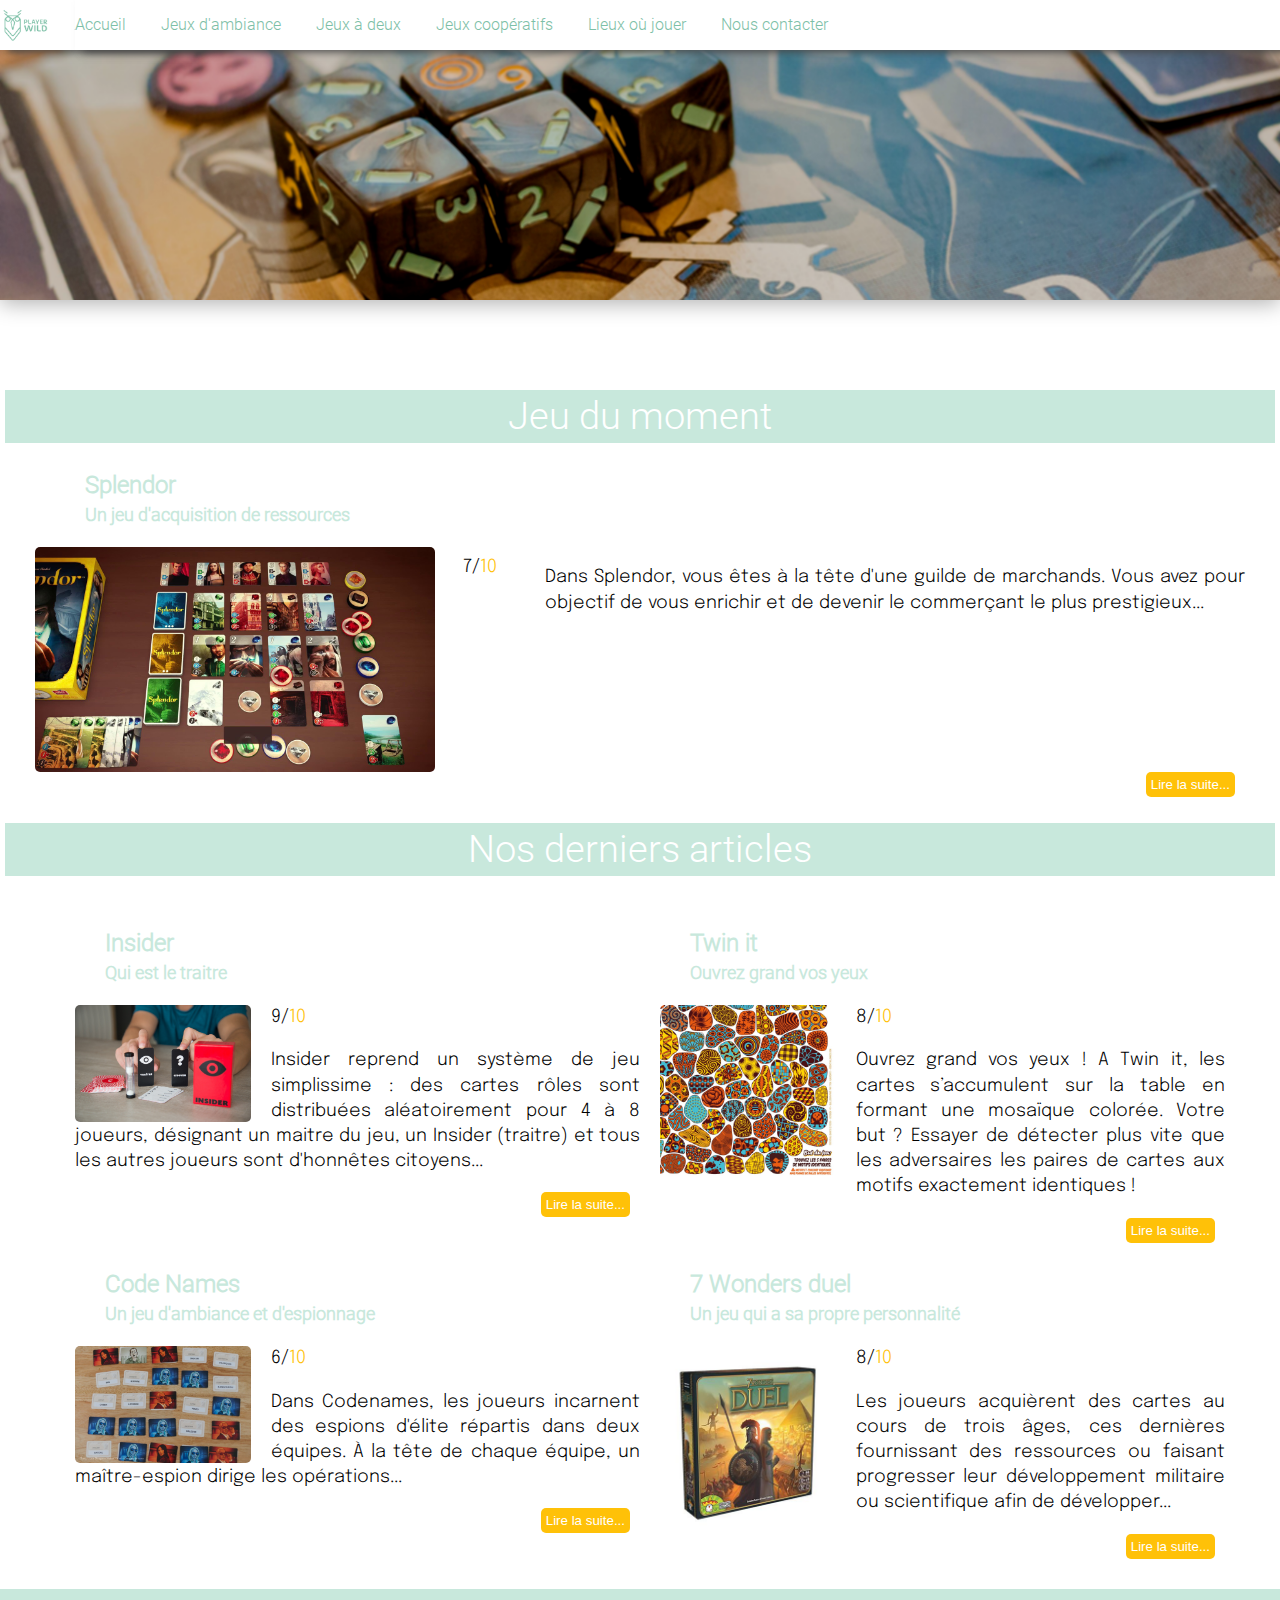
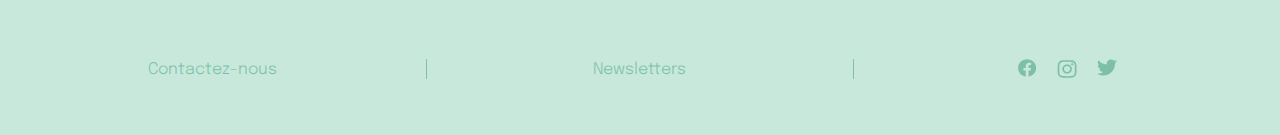
<file: index.html>
<!DOCTYPE html>
<html lang="en">

<head>
    <meta charset="UTF-8">
    <meta name="viewport" content="width=device-width, initial-scale=1.0">
    <meta name="description" content="Player Wild est un site qui propose des avis sur les jeux et mets en avant des nouveautés.">
    <meta name="keywords" content="jeux, jeux société, jeux plateau">
    <meta name="author" content="Uno team">
    <title>Accueil</title>
    <link rel="stylesheet" href="style.css">
</head>

<body>

    <img class="logoDesktop" src="Jeux_img/logo_g-01.png" alt="logo desktop" title="logo Player Wild">

    <header>

        <!-- Logo et banniere -->

        <img class="logo" src="Jeux_img/logo_w-01.png" alt="logo mobile" title="logo Player Wild">

        <!-- Menu Burger -->

        <div class="btn"> 
            <span></span>
        </div>

        <nav class="menuBurger">
            <ul>
                <li><a href="index.html"> <img src="Jeux_img/Logo/home-solid 1.svg" alt="Accueil"> Accueil</a></li>
                <li><a href="jeudambiance.html"> <img src="Jeux_img/picto-menuBurger/glass.svg" alt="Jeux d'ambiance"> Jeux d'ambiance</a></li>
                <li><a href="jeuadeux.html"> <img src="Jeux_img/picto-menuBurger/friend.svg" alt="Jeu à deux"> Jeux à deux</a></li>
                <li><a href="jeucoop.html"> <img src="Jeux_img/picto-menuBurger/coop.svg" alt="Jeux coopératifs"> Jeux coopératifs</a></li>
                <li><a href="pagelieux.html"> <img src="Jeux_img/picto-menuBurger/map.svg" alt="Lieux"> Lieux où jouer</a></li>
                <hr>
                <li><a href="contact.html"> <img src="Jeux_img/picto-menuBurger/contact.svg" alt="Contact"> Nous contacter</a></li>
            </ul>
        </nav>

    </header>
    
    <main>

        <h1>Jeu du moment</h1>

        <div class="cardArticle cardActu">

            <div class="titleArticle">
                <h2>Splendor</h2>
                <h3>Un jeu d'acquisition de ressources</h3>
            </div>

            <div class="cardActuContent">
                <img class="imgArticle" src="Jeux_img/maxresdefault.jpg" alt="splendor" width="343px" height="190">
                <p class="avisNumber"> 7/<span class="dixYellow">10</span></p>

                <p>
                    Dans Splendor, vous êtes à la tête d'une guilde de marchands. Vous avez pour objectif de vous enrichir et de devenir le commerçant le plus prestigieux...
                </p>
            </div>
            
            <div class="divButton">
            <button class="button"><a href="pagejeu.html"> Lire la suite...</a></button>
            </div>

        </div>

    
        <h1>Nos derniers articles</h1>

        <div class="cards">
            <div class="cardArticle">
    
                <div class="titleArticle">
                    <h2>Insider</h2>
                    <h3>Qui est le traitre</h3>
                </div>
    
                <img class="imgArticle" src="Jeux_img/Jeux_d_ambiance/Insider-mobile.jpg"  alt="insider" width="343px" height="190">
                <p class="avisNumber"> 9/<span class="dixYellow">10</span></p>

                <p>
                    Insider reprend un système de jeu simplissime : des cartes rôles sont distribuées aléatoirement pour 4 à 8 joueurs, désignant un maitre du jeu, un Insider (traitre) et tous les autres joueurs sont d'honnêtes citoyens...
                </p>
    
                <div class="divButton">
                <button class="button"><a href="pagejeu.html"> Lire la suite...</a></button>
                </div>
    
            </div>
    
            <div class="cardArticle">
    
                <div class="titleArticle">
                    <h2>Twin it</h2>
                    <h3>Ouvrez grand vos yeux</h3>
                </div>  
    
                <img class="imgArticle" src="Jeux_img/Poster_Twin_it_visuel_3.jpg" alt="twin it" width="343px" height="190">
                <p class="avisNumber"> 8/<span class="dixYellow">10</span></p>

                <p>Ouvrez grand vos yeux !
                    A Twin it, les cartes s’accumulent sur la table en formant une mosaïque colorée. Votre but ? Essayer de détecter plus vite que les adversaires les paires de cartes aux motifs exactement identiques ! 
                </p>
                
                <div class="divButton">
                <button class="button"><a href="pagejeu.html"> Lire la suite...</a></button>
    
                </div>
    
            </div>
    
            <div class="cardArticle">
    
                <div class="titleArticle">  
                    <h2>Code Names</h2>
                    <h3>Un jeu d'ambiance et d'espionnage</h3>
                </div>
    
                <img class="imgArticle" src="Jeux_img/codenames-jeu-de-societe-8.jpg" alt="code names" width="343px" height="190">
                <p class="avisNumber"> 6/<span class="dixYellow">10</span></p>
               
                <p>
                    Dans Codenames, les joueurs incarnent des espions d'élite répartis dans deux équipes. À la tête de chaque équipe, un maître-espion dirige les opérations...
                </p>
    
                <div class="divButton">
                <button class="button"><a href="pagejeu.html"> Lire la suite...</a></button>
    
                </div>
    
            </div> 
       

        <div class="cardArticle">

            <div class="titleArticle">
                <h2>7 Wonders duel</h2>
                <h3>Un jeu qui a sa propre personnalité</h3>
            </div>

            <img class="imgArticle" src="Jeux_img/Jeux_a_deux/7-Wonders-duel.jpg" alt="7 wonder duel" width="343px" height="190">
            <p class="avisNumber"> 8/<span class="dixYellow">10</span></p>
          
            <p>
            Les joueurs acquièrent des cartes au cours de trois âges, ces dernières fournissant des ressources ou faisant progresser leur développement militaire ou scientifique afin de développer...
            </p>

            <div class="divButton">
            <button class="button"><a href="pagejeu.html"> Lire la suite...</a></button>
            </div>

        </div>
    </div>  
    </main>

    <!-- Footer -->

    <footer>
        <nav class="alignement">
        <ul>
            <li><a href="Contact.html">Contactez-nous</a></li>
            <div class="border"></div>
            <li><a href="Newsletters.html"> Newsletters</a></li>   
        </ul>
        <div class="borderBureau"></div>  
        <section class="network">
            <a href="http://facebook.com"><img class="picto" src="Jeux_img/facebook.svg" alt="facebook" class=></a>
            <a href="http://instagram.com"><img class="picto" src="Jeux_img/instagram.svg" alt="instagram"></a>
            <a href="http://twitter.com"><img class="picto" src="Jeux_img/twitter.svg" alt="twitter"></a>
        </section>
        </nav>
    </footer>

 <script src="script.js"></script>

</body>

</html>
</file>
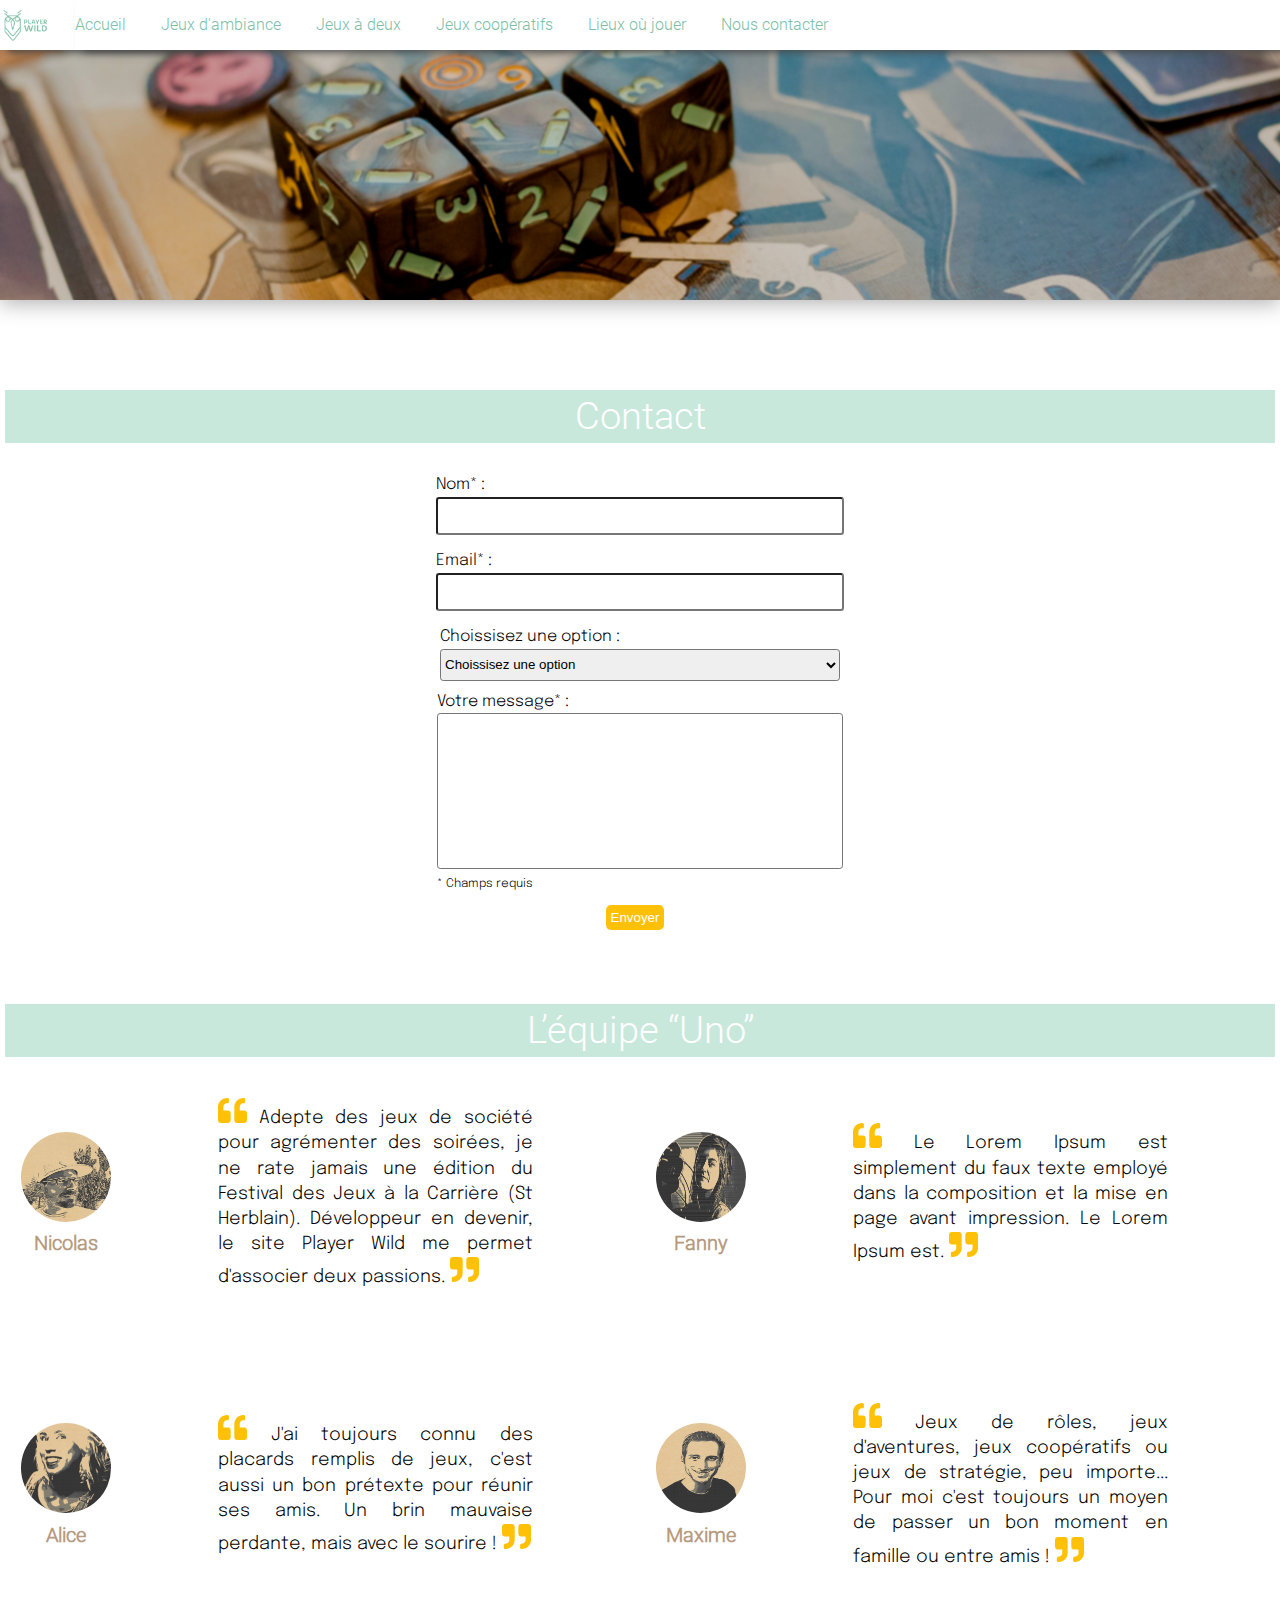
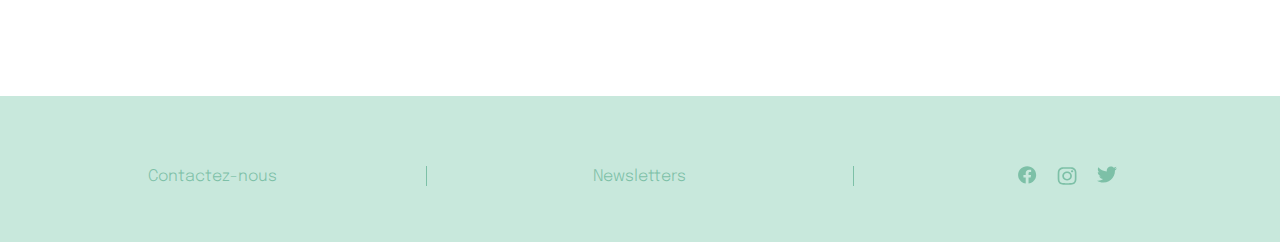
<file: contact.html>
<!DOCTYPE html>
<html lang="en">

<head>
    <meta charset="UTF-8">
    <meta name="viewport" content="width=device-width, initial-scale=1.0">
    <title>Contactez-nous</title>
    <link rel="stylesheet" href="style.css">
</head>

<body>
    <img class="logoDesktop" src="Jeux_img/logo_g-01.png" alt="logo desktop" title="logo Player Wild">


    <header>
        <img class="logo" src="Jeux_img/logo_w-01.png" alt="logo mobile" title="logo Player Wild">

        <!-- Menu Burger -->

        <div class="btn"> 
            <span></span>
        </div>

        <nav class="menuBurger">
            <ul> 
                <li><a href="index.html"> <img src="Jeux_img/Logo/home-solid 1.svg" alt="Accueil"> Accueil</a></li>
                <li><a href="jeudambiance.html"> <img src="Jeux_img/picto-menuBurger/glass.svg" alt="Jeux d'ambiance"> Jeux d'ambiance</a></li>
                <li><a href="jeuadeux.html"> <img src="Jeux_img/picto-menuBurger/friend.svg" alt="Jeu à deux"> Jeux à deux</a></li>
                <li><a href="jeucoop.html"> <img src="Jeux_img/picto-menuBurger/coop.svg" alt="Jeux coopératifs"> Jeux coopératifs</a></li>
                <li><a href="pagelieux.html"> <img src="Jeux_img/picto-menuBurger/map.svg" alt="Lieux"> Lieux où jouer</a></li>
                <hr>
                <li><a href="contact.html"> <img src="Jeux_img/picto-menuBurger/contact.svg" alt="Contact"> Nous contacter</a></li>
            </ul>
        </nav>

    </header>

    <main>
        <h1>Contact</h1>
        <form class="contact">
            <fieldset>
                <label for="name">Nom* : </label>
                <br><input type="text" id="name" placeholder="" required>
            </fieldset>
            <fieldset>
                <label for="email">Email* : </label>
                <br><input type="mail" id="email" placeholder="" required>
            </fieldset>
            <fieldset> 
                <label for="option">Choissisez une option :</label>
                <br><select name="option" id="option">
                    <option value="">Choissisez une option</option>
                    <option value="incription">Inscription au club</option>
                    <option value="avis">Donner son avis</option>
                    <option value="suggestion">Suggestion</option>
                </select>
            </fieldset>
            <div class="textarea">
            <label for="msg">Votre message* :</label>
            <br><textarea id="msg" name="user_message" placeholder="" rows="10" cols="50"
                    required>
            </textarea>
        
            <br><p id="champsRequis">* Champs requis</p>
        </div>
            <input type ="submit" class="send" value ="Envoyer">
        </form>
            
        <hr>
        <h1>L’équipe “Uno”</h1>
        <div class="presentation">
            <div class="article">
                <div class="profil">
                    <img class="imgProfil" src="Jeux_img/profil_UNO/comica1563706782274.jpg" alt="profil Nicolas" width="90" height="90">
                    <h5>Nicolas</h5>
                </div>
                <blockquote>
                    <p>
                    Adepte des jeux de société pour agrémenter des soirées, je ne rate jamais une édition
                    du Festival des Jeux à la Carrière (St Herblain).
                    Développeur en devenir, le site Player Wild me permet d'associer deux passions.
                    </p>
                </blockquote>
            </div>
            <div class="article">
                <div class="profil">
                    <img class="imgProfil" src="Jeux_img/profil_UNO/comica1601452159380.jpg" alt=" profil Fanny" width="90" height="90">
                    <h5>Fanny</h5>
                </div>
                <blockquote>
                    <p>
                        Le Lorem Ipsum est simplement du faux texte employé dans la composition et la mise en page avant
                        impression.
                        Le Lorem Ipsum est.
                    </p>
                </blockquote>
            </div>
            <div class="article">
                <div class="profil">
                    <img class="imgProfil" src="Jeux_img/profil_UNO/comica1601452048421.jpg" alt="profil Alice" width="90" height="90">
                    <h5>Alice</h5>
                </div>
                <blockquote>
                    <p>
                        J'ai toujours connu des placards remplis de jeux, c'est aussi un bon prétexte pour réunir ses amis.
                        Un brin mauvaise perdante, mais avec le sourire !
                    </p>
                </blockquote>
            </div>
            <div class="article">
                <div class="profil">
                    <img class="imgProfil" src="Jeux_img/profil_UNO/comica1601452063047.jpg" alt="profil Maxime" width="90" height="90">
                    <h5>Maxime</h5>
                </div>
                <blockquote>
                    <p>
                       Jeux de rôles, jeux d'aventures, jeux coopératifs ou jeux de stratégie, peu importe... Pour moi c'est toujours un moyen de passer un bon moment en famille ou entre amis !
                    </p>
                </blockquote>
            </div>
        </div>
    </main>

   <!-- Footer -->

   <footer>
    <nav class="alignement">
    <ul>
        <li><a href="Contact.html">Contactez-nous</a></li>
        <div class="border"></div>
        <li><a href="Newsletters.html"> Newsletters</a></li>   
    </ul>
    <div class="borderBureau"></div>  
    <section class="network">
        <a href="http://facebook.com"><img class="picto" src="Jeux_img/facebook.svg" alt="facebook" class=></a>
        <a href="http://instagram.com"><img class="picto" src="Jeux_img/instagram.svg" alt="instagram"></a>
        <a href="http://twitter.com"><img class="picto" src="Jeux_img/twitter.svg" alt="twitter"></a>
    </section>
    </nav>
</footer>

<script src="script.js"></script>

</body>

</html>
</file>
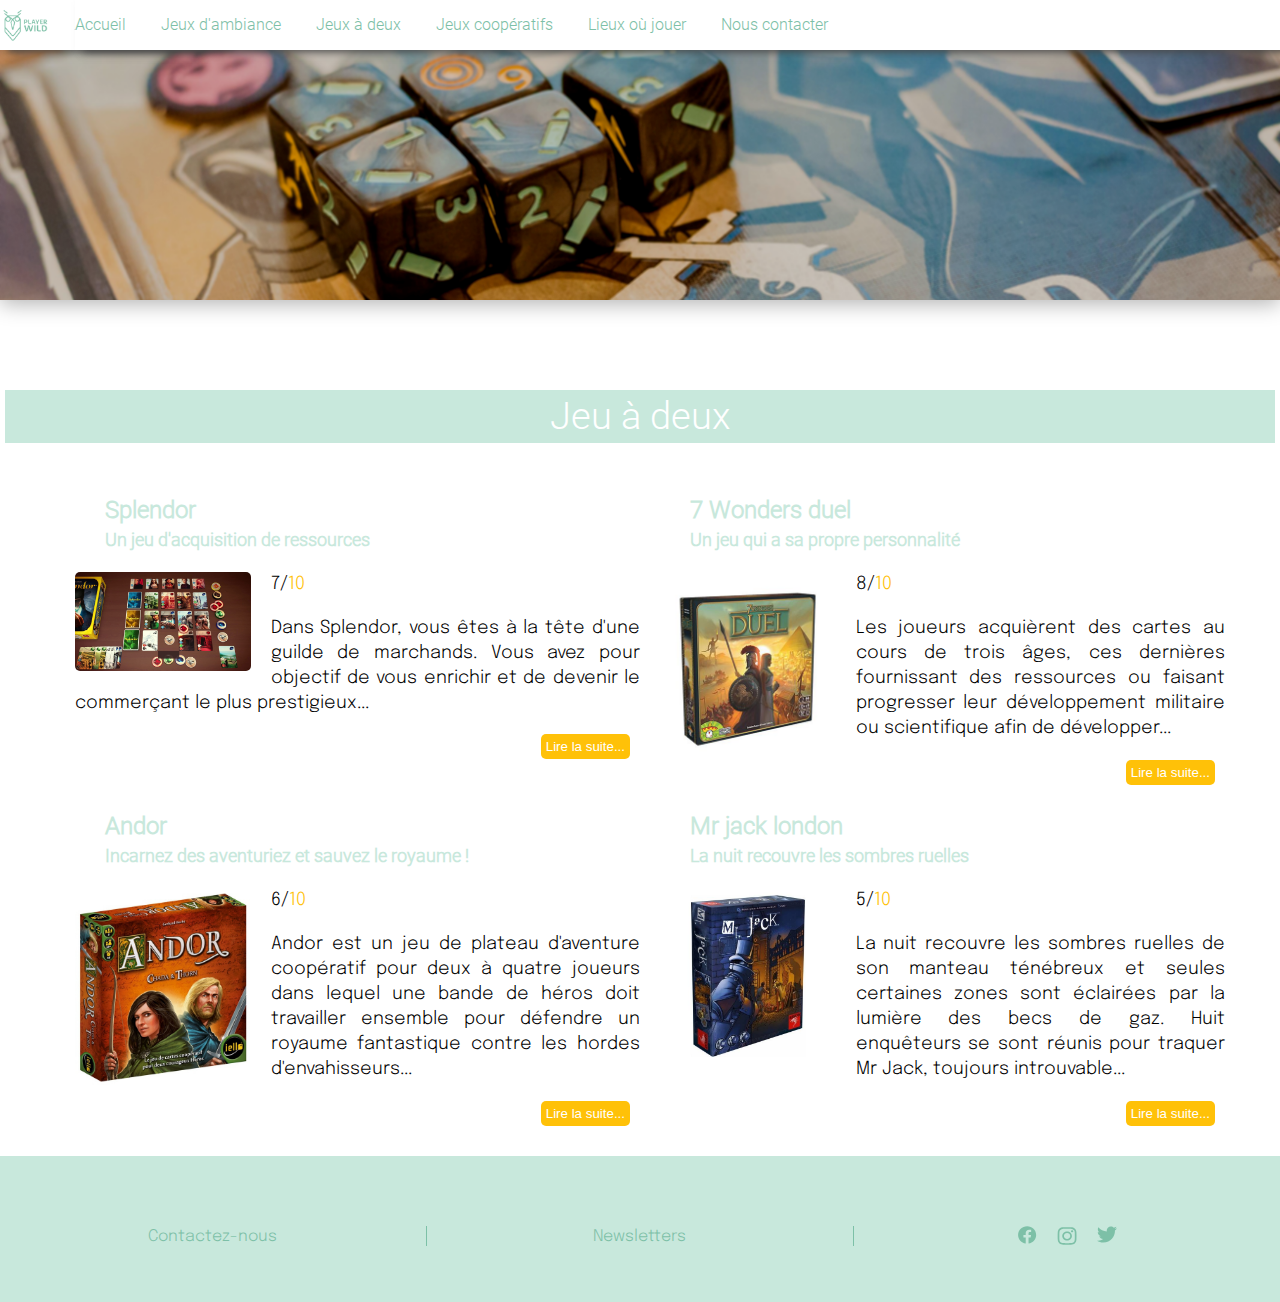
<file: jeuadeux.html>
<!DOCTYPE html>
<html lang="en">

<head>
    <meta charset="UTF-8">
    <meta name="viewport" content="width=device-width, initial-scale=1.0">
    <meta name="description" content="Player Wild est un site qui propose des avis sur les jeux et mets en avant des nouveautés.">
    <meta name="keywords" content="jeux, jeux société, jeux plateau">
    <meta name="author" content="Uno team">
    <title>Jeux à deux</title>
    <link rel="stylesheet" href="style.css">
</head>

<body>
    <img class="logoDesktop" src="Jeux_img/logo_g-01.png" alt="logo desktop" title="logo Player Wild">

    <header>

        <!-- Logo et banniere -->

        <img class="logo" src="Jeux_img/logo_w-01.png" alt="logo mobile" title="logo Player Wild">

        <!-- Menu Burger -->

        <div class="btn"> 
            <span></span>
        </div>

        <nav class="menuBurger">
            <ul> 
                <li><a href="index.html"> <img src="Jeux_img/Logo/home-solid 1.svg" alt="Accueil"> Accueil</a></li>
                <li><a href="jeudambiance.html"> <img src="Jeux_img/picto-menuBurger/glass.svg" alt="Jeux d'ambiance"> Jeux d'ambiance</a></li>
                <li><a href="jeuadeux.html"> <img src="Jeux_img/picto-menuBurger/friend.svg" alt="Jeu à deux"> Jeux à deux</a></li>
                <li><a href="jeucoop.html"> <img src="Jeux_img/picto-menuBurger/coop.svg" alt="Jeux coopératifs"> Jeux coopératifs</a></li>
                <li><a href="pagelieux.html"> <img src="Jeux_img/picto-menuBurger/map.svg" alt="Lieux"> Lieux où jouer</a></li>
                <hr>
                <li><a href="contact.html"> <img src="Jeux_img/picto-menuBurger/contact.svg" alt="Contact"> Nous contacter</a></li>
            </ul>
        </nav>

    </header>
    
    <main>

        <h1>Jeu à deux</h1>

        <div class="cards">
            <div class="cardArticle">

                <div class="titleArticle">
                    <h2>Splendor</h2>
                    <h3>Un jeu d'acquisition de ressources</h3>
                </div>

                <img class="imgArticle" src="Jeux_img/maxresdefault.jpg" alt="splendor" width="343px" height="190">
                <p class="avisNumber"> 7/<span class="dixYellow">10</span></p>
                
                <p>
                    Dans Splendor, vous êtes à la tête d'une guilde de marchands. Vous avez pour objectif de vous enrichir et de devenir le commerçant le plus prestigieux...
                </p>
                
                <div class="divButton">
                <button class="button"><a href="pagejeu.html"> Lire la suite...</a></button>
                </div>

            </div>

            <div class="cardArticle">

                <div class="titleArticle">
                    <h2>7 Wonders duel</h2>
                    <h3>Un jeu qui a sa propre personnalité</h3>
                </div>

                <img class="imgArticle" src="Jeux_img/Jeux_a_deux/7-Wonders-duel.jpg" alt="7 wonder duel" width="343px" height="190">
                <p class="avisNumber"> 8/<span class="dixYellow">10</span></p>
              
                <p>
                Les joueurs acquièrent des cartes au cours de trois âges, ces dernières fournissant des ressources ou faisant progresser leur développement militaire ou scientifique afin de développer...
                </p>

                <div class="divButton">
                <button class="button"><a href="pagejeu.html"> Lire la suite...</a></button>
                </div>

            </div>

            <div class="cardArticle">

                <div class="titleArticle">
                    <h2>Andor</h2>
                    <h3>Incarnez des aventuriez et sauvez le royaume !</h3>
                </div>  

                <img class="imgArticle" src="Jeux_img/Jeux_a_deux/andor.jpg" alt="andor" width="343px" height="190">
                <p class="avisNumber"> 6/<span class="dixYellow">10</span></p>
              
                <p>Andor est un jeu de plateau d'aventure coopératif pour deux à quatre joueurs dans lequel une bande de héros doit travailler ensemble pour défendre un royaume fantastique contre les hordes d'envahisseurs...
                </p>
                
                <div class="divButton">
                <button class="button"><a href="pagejeu.html"> Lire la suite...</a></button>

                </div>

            </div>

            <div class="cardArticle">

                <div class="titleArticle">  
                    <h2>Mr jack london</h2>
                    <h3>La nuit recouvre les sombres ruelles </h3>
                </div>

                <img class="imgArticle" src="Jeux_img/Jeux_a_deux/mr-jack-london.jpg" alt="Mr jack london" width="343px" height="190">
                <p class="avisNumber"> 5/<span class="dixYellow">10</span></p>
               
                <p>
                    La nuit recouvre les sombres ruelles de son manteau ténébreux et seules certaines zones sont éclairées par la lumière des becs de gaz. Huit enquêteurs se sont réunis pour traquer Mr Jack, toujours introuvable...
                </p>

                <div class="divButton">
                <button class="button"><a href="pagejeu.html"> Lire la suite...</a></button>

                </div>

            </div>  
        </div>  

    </main>

    <!-- Footer -->

    <footer>
        <nav class="alignement">
            <ul>
                <li><a href="Contact.html">Contactez-nous</a></li>
                <div class="border"></div>
                <li><a href="Newsletters.html"> Newsletters</a></li>   
            </ul>
            <div class="borderBureau"></div>  
            <section class="network">
                <a href="http://facebook.com"><img class="picto" src="Jeux_img/facebook.svg" alt="facebook" class=></a>
                <a href="http://instagram.com"><img class="picto" src="Jeux_img/instagram.svg" alt="instagram"></a>
                <a href="http://twitter.com"><img class="picto" src="Jeux_img/twitter.svg" alt="twitter"></a>
            </section>
            </nav>
    </footer>

 <script src="script.js"></script>

</body>

</html>
</file>
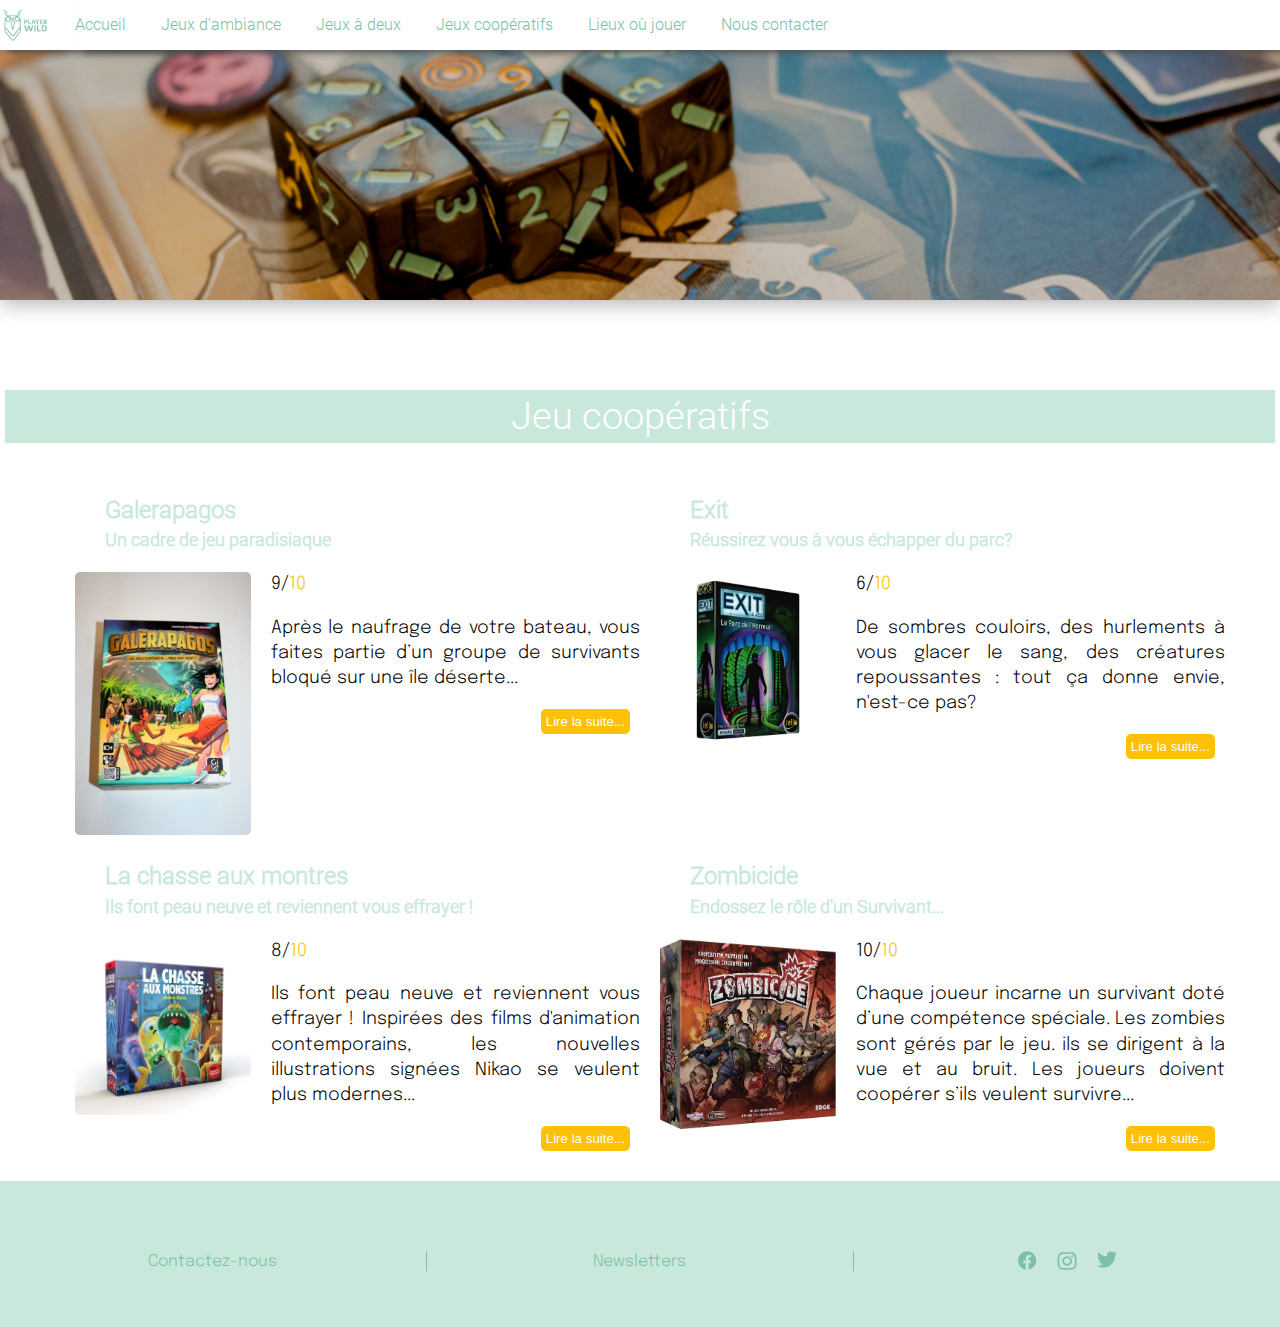
<file: jeucoop.html>
<!DOCTYPE html>
<html lang="en">

<head>
    <meta charset="UTF-8">
    <meta name="viewport" content="width=device-width, initial-scale=1.0">
    <meta name="description" content="Player Wild est un site qui propose des avis sur les jeux et mets en avant des nouveautés.">
    <meta name="keywords" content="jeux, jeux société, jeux plateau">
    <meta name="author" content="Uno team">
    <title>Jeux coopératifs</title>
    <link rel="stylesheet" href="style.css">
</head>

<body>

    <img class="logoDesktop" src="Jeux_img/logo_g-01.png" alt="logo desktop" title="logo Player Wild">

    <header>

        <!-- Logo et banniere -->

        <img class="logo" src="Jeux_img/logo_w-01.png" alt="logo mobile" title="logo Player Wild">

        <!-- Menu Burger -->

        <div class="btn"> 
            <span></span>
        </div>

        <nav class="menuBurger">
            <ul> 
                <li><a href="index.html"> <img src="Jeux_img/Logo/home-solid 1.svg" alt="Accueil"> Accueil</a></li>
                <li><a href="jeudambiance.html"> <img src="Jeux_img/picto-menuBurger/glass.svg" alt="Jeux d'ambiance"> Jeux d'ambiance</a></li>
                <li><a href="jeuadeux.html"> <img src="Jeux_img/picto-menuBurger/friend.svg" alt="Jeu à deux"> Jeux à deux</a></li>
                <li><a href="jeucoop.html"> <img src="Jeux_img/picto-menuBurger/coop.svg" alt="Jeux coopératifs"> Jeux coopératifs</a></li>
                <li><a href="pagelieux.html"> <img src="Jeux_img/picto-menuBurger/map.svg" alt="Lieux"> Lieux où jouer</a></li>
                <hr>
                <li><a href="contact.html"> <img src="Jeux_img/picto-menuBurger/contact.svg" alt="Contact"> Nous contacter</a></li>
            </ul>
        </nav>

    </header>
    
    <main>

        <h1>Jeu coopératifs</h1>

        <div class="cards">
            <div class="cardArticle">

                <div class="titleArticle">
                    <h2>Galerapagos</h2>
                    <h3>Un cadre de jeu paradisiaque</h3>
                </div>
    
                <img class="imgArticle" src="Jeux_img/Jeux_coop/Galerapagos.jpeg" alt="galerapagos" width="343px" height="190">
                <p class="avisNumber"> 9/<span class="dixYellow">10</span></p>
                
                <p>
                    Après le naufrage de votre bateau, vous faites partie d’un groupe de survivants bloqué sur une île déserte...
                </p>
                
                <div class="divButton">
                <button class="button"><a href="pagejeu.html"> Lire la suite...</a></button>
                </div>
    
            </div>
        
            <div class="cardArticle">
    
                <div class="titleArticle">
                    <h2>Exit</h2>
                    <h3>Réussirez vous à vous échapper du parc?</h3>
                </div>
    
                <img class="imgArticle" src="Jeux_img/Jeux_coop/Exit.jpeg" alt="exit" width="343px" height="190">
                <p class="avisNumber"> 6/<span class="dixYellow">10</span></p>
               
                <p>
                    De sombres couloirs, des hurlements à vous glacer le sang, des créatures repoussantes : tout ça donne envie, n'est-ce pas?
                </p>
    
                <div class="divButton">
                <button class="button"><a href="pagejeu.html"> Lire la suite...</a></button>
                </div>
    
            </div>
    
            <div class="cardArticle">
    
                <div class="titleArticle">
                    <h2>La chasse aux montres</h2>
                    <h3>Ils font peau neuve et reviennent vous effrayer !</h3>
                </div>  
    
                <img class="imgArticle" src="Jeux_img/Jeux_coop/la_chasse_aux_montres.jpeg" alt=" la chasse aux montres" width="343px" height="190">
                <p class="avisNumber"> 8/<span class="dixYellow">10</span></p>
                <p>Ils font peau neuve et reviennent vous effrayer ! Inspirées des films d'animation contemporains, les nouvelles illustrations signées Nikao se veulent plus modernes...
                </p>
                
                <div class="divButton">
                <button class="button"><a href="pagejeu.html"> Lire la suite...</a></button>
    
                </div>
    
            </div>
    
            <div class="cardArticle">
    
                <div class="titleArticle">  
                    <h2>Zombicide</h2>
                    <h3>Endossez le rôle d'un Survivant... </h3>
                </div>
    
                <img class="imgArticle" src="Jeux_img/Jeux_coop/Zombicide.jpeg" alt="zombicide" width="343px" height="190">
                <p class="avisNumber"> 10/<span class="dixYellow">10</span></p>
               
                <p>
                    Chaque joueur incarne un survivant doté d’une compétence spéciale. Les zombies sont gérés par le jeu. ils se dirigent à la vue et au bruit. Les joueurs doivent coopérer s’ils veulent survivre...
                </p>
    
                <div class="divButton">
                <button class="button"><a href="pagejeu.html"> Lire la suite...</a></button>
    
                </div>
    
            </div> 
        </div>  

    </main>

    <!-- Footer -->

    <footer>
        <nav class="alignement">
            <ul>
                <li><a href="Contact.html">Contactez-nous</a></li>
                <div class="border"></div>
                <li><a href="Newsletters.html"> Newsletters</a></li>   
            </ul>
            <div class="borderBureau"></div>  
            <section class="network">
                <a href="http://facebook.com"><img class="picto" src="Jeux_img/facebook.svg" alt="facebook" class=></a>
                <a href="http://instagram.com"><img class="picto" src="Jeux_img/instagram.svg" alt="instagram"></a>
                <a href="http://twitter.com"><img class="picto" src="Jeux_img/twitter.svg" alt="twitter"></a>
            </section>
            </nav>
    </footer>

 <script src="script.js"></script>

</body>

</html>
</file>
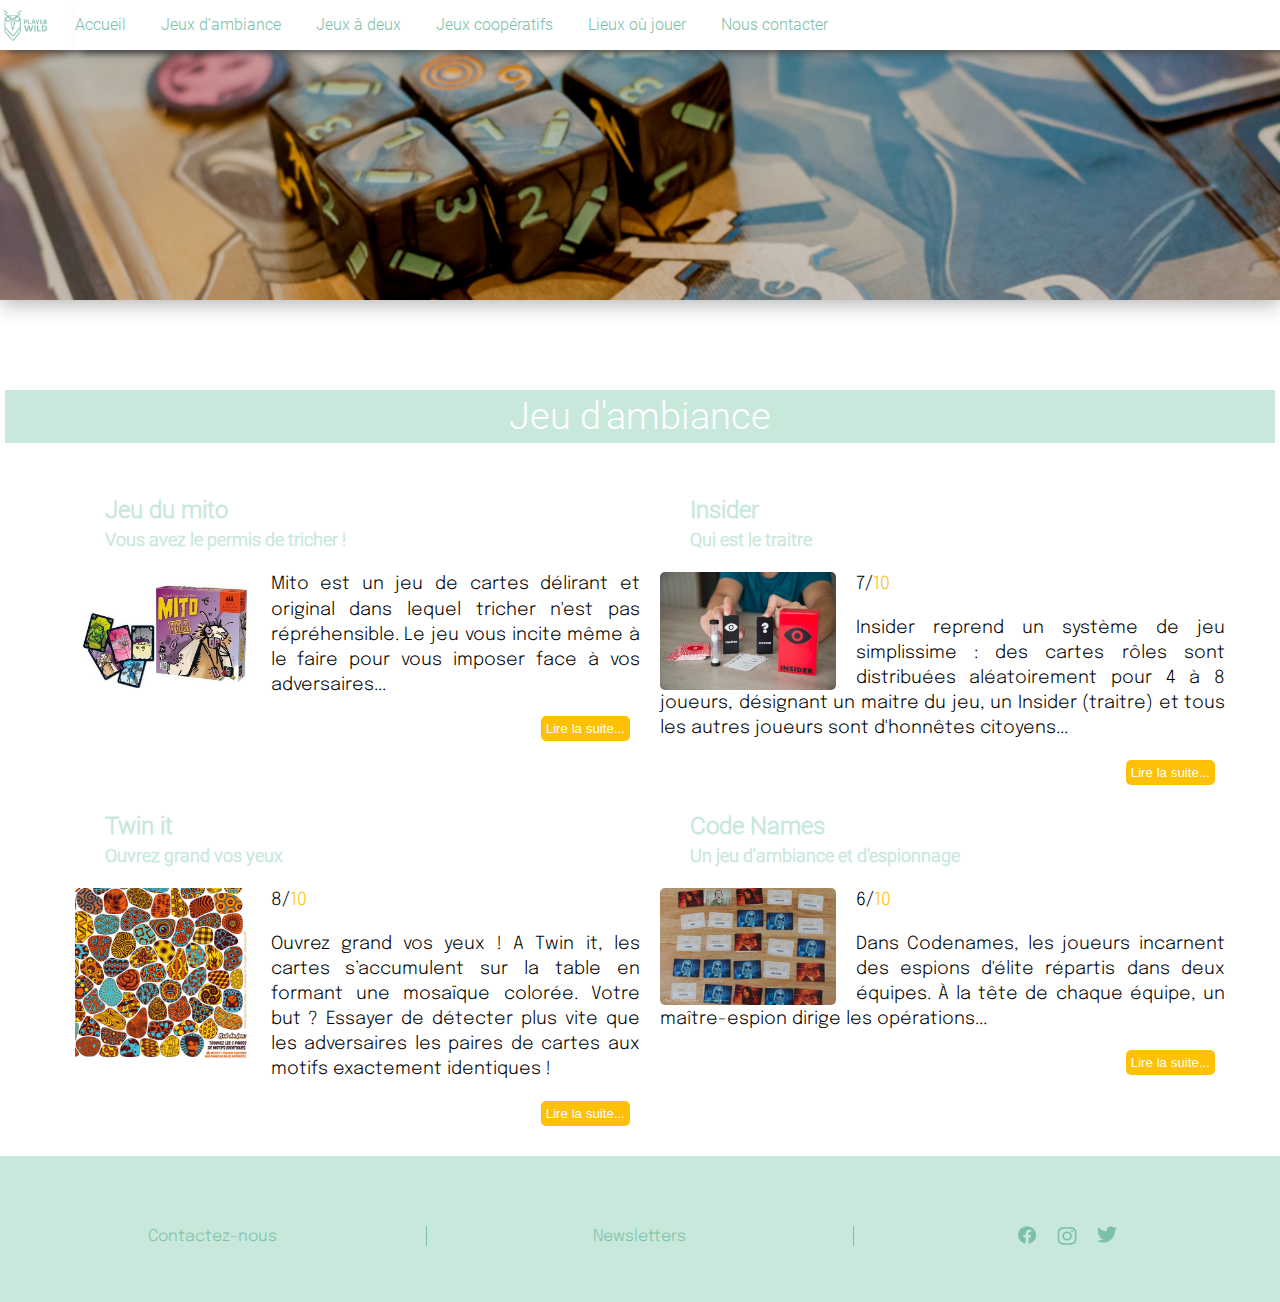
<file: jeudambiance.html>
<!DOCTYPE html>
<html lang="en">

<head>
    <meta charset="UTF-8">
    <meta name="viewport" content="width=device-width, initial-scale=1.0">
    <meta name="description" content="Player Wild est un site qui propose des avis sur les jeux et mets en avant des nouveautés.">
    <meta name="keywords" content="jeux, jeux société, jeux plateau">
    <meta name="author" content="Uno team">
    <title>Jeux d'ambiance</title>
    <link rel="stylesheet" href="style.css">
</head>

<body>

    <img class="logoDesktop" src="Jeux_img/logo_g-01.png" alt="logo desktop" title="logo Player Wild">

    <header>

        <!-- Logo et banniere -->

        <img class="logo" src="Jeux_img/logo_w-01.png" alt="logo mobile" title="logo Player Wild">

        <!-- Menu Burger -->

        <div class="btn"> 
            <span></span>
        </div>

        <nav class="menuBurger">
            <ul> 
                <li><a href="index.html"> <img src="Jeux_img/Logo/home-solid 1.svg" alt="Accueil"> Accueil</a></li>
                <li><a href="jeudambiance.html"> <img src="Jeux_img/picto-menuBurger/glass.svg" alt="Jeux d'ambiance"> Jeux d'ambiance</a></li>
                <li><a href="jeuadeux.html"> <img src="Jeux_img/picto-menuBurger/friend.svg" alt="Jeu à deux"> Jeux à deux</a></li>
                <li><a href="jeucoop.html"> <img src="Jeux_img/picto-menuBurger/coop.svg" alt="Jeux coopératifs"> Jeux coopératifs</a></li>
                <li><a href="pagelieux.html"> <img src="Jeux_img/picto-menuBurger/map.svg" alt="Lieux"> Lieux où jouer</a></li>
                <hr>
                <li><a href="contact.html"> <img src="Jeux_img/picto-menuBurger/contact.svg" alt="Contact"> Nous contacter</a></li>
            </ul>
        </nav>

    </header>
    
    <main>

        <h1>Jeu d'ambiance</h1>

        <div class="cards">
            <div class="cardArticle">

                <div class="titleArticle">
                    <h2>Jeu du mito</h2>
                    <h3>Vous avez le permis de tricher !</h3>
                </div>

                <img class="imgArticle" src="Jeux_img/Jeux_d_ambiance/jeu_du_mito.jpg" alt="Jeu du mito" width="343px" height="190">
                <p>
                    Mito est un jeu de cartes délirant et original dans lequel tricher n'est pas répréhensible. Le jeu vous incite même à le faire pour vous imposer face à vos adversaires... 
                </p>
                
                <div class="divButton">
                <button class="button"><a href="pagejeu.html"> Lire la suite...</a></button>
                </div>

            </div>

            <div class="cardArticle">

                <div class="titleArticle">
                    <h2>Insider</h2>
                    <h3>Qui est le traitre</h3>
                </div>

                <img class="imgArticle" src="Jeux_img/Jeux_d_ambiance/Insider-mobile.jpg" alt="Insider" width="343px" height="190">
                <p class="avisNumber"> 7/<span class="dixYellow">10</span></p>
                <p>
                    Insider reprend un système de jeu simplissime : des cartes rôles sont distribuées aléatoirement pour 4 à 8 joueurs, désignant un maitre du jeu, un Insider (traitre) et tous les autres joueurs sont d'honnêtes citoyens...
                </p>

                <div class="divButton">
                <button class="button"><a href="pagejeu.html"> Lire la suite...</a></button>
                </div>

            </div>

            <div class="cardArticle">

                <div class="titleArticle">
                    <h2>Twin it</h2>
                    <h3>Ouvrez grand vos yeux</h3>
                </div>  

                <img class="imgArticle" src="Jeux_img/Poster_Twin_it_visuel_3.jpg" alt="twin it" width="343px" height="190">
                <p class="avisNumber"> 8/<span class="dixYellow">10</span></p> 
                <p>Ouvrez grand vos yeux !
                    A Twin it, les cartes s’accumulent sur la table en formant une mosaïque colorée. Votre but ? Essayer de détecter plus vite que les adversaires les paires de cartes aux motifs exactement identiques ! 
                </p>
                
                <div class="divButton">
                <button class="button"><a href="pagejeu.html"> Lire la suite...</a></button>

                </div>

            </div>

            <div class="cardArticle">

                <div class="titleArticle">  
                    <h2>Code Names</h2>
                    <h3>Un jeu d'ambiance et d'espionnage</h3>
                </div>

                <img class="imgArticle" src="Jeux_img/codenames-jeu-de-societe-8.jpg" alt="code names" width="343px" height="190">
                <p class="avisNumber"> 6/<span class="dixYellow">10</span></p>
                <p>
                    Dans Codenames, les joueurs incarnent des espions d'élite répartis dans deux équipes. À la tête de chaque équipe, un maître-espion dirige les opérations...
                </p>

                <div class="divButton">
                <button class="button"><a href="pagejeu.html"> Lire la suite...</a></button>

                </div>

            </div> 
        </div>  

    </main>

    <!-- Footer -->

    <footer>
        <nav class="alignement">
            <ul>
                <li><a href="Contact.html">Contactez-nous</a></li>
                <div class="border"></div>
                <li><a href="Newsletters.html"> Newsletters</a></li>   
            </ul>
            <div class="borderBureau"></div>  
            <section class="network">
                <a href="http://facebook.com"><img class="picto" src="Jeux_img/facebook.svg" alt="facebook" class=></a>
                <a href="http://instagram.com"><img class="picto" src="Jeux_img/instagram.svg" alt="instagram"></a>
                <a href="http://twitter.com"><img class="picto" src="Jeux_img/twitter.svg" alt="twitter"></a>
            </section>
            </nav>
    </footer>

 <script src="script.js"></script>

</body>

</html>
</file>
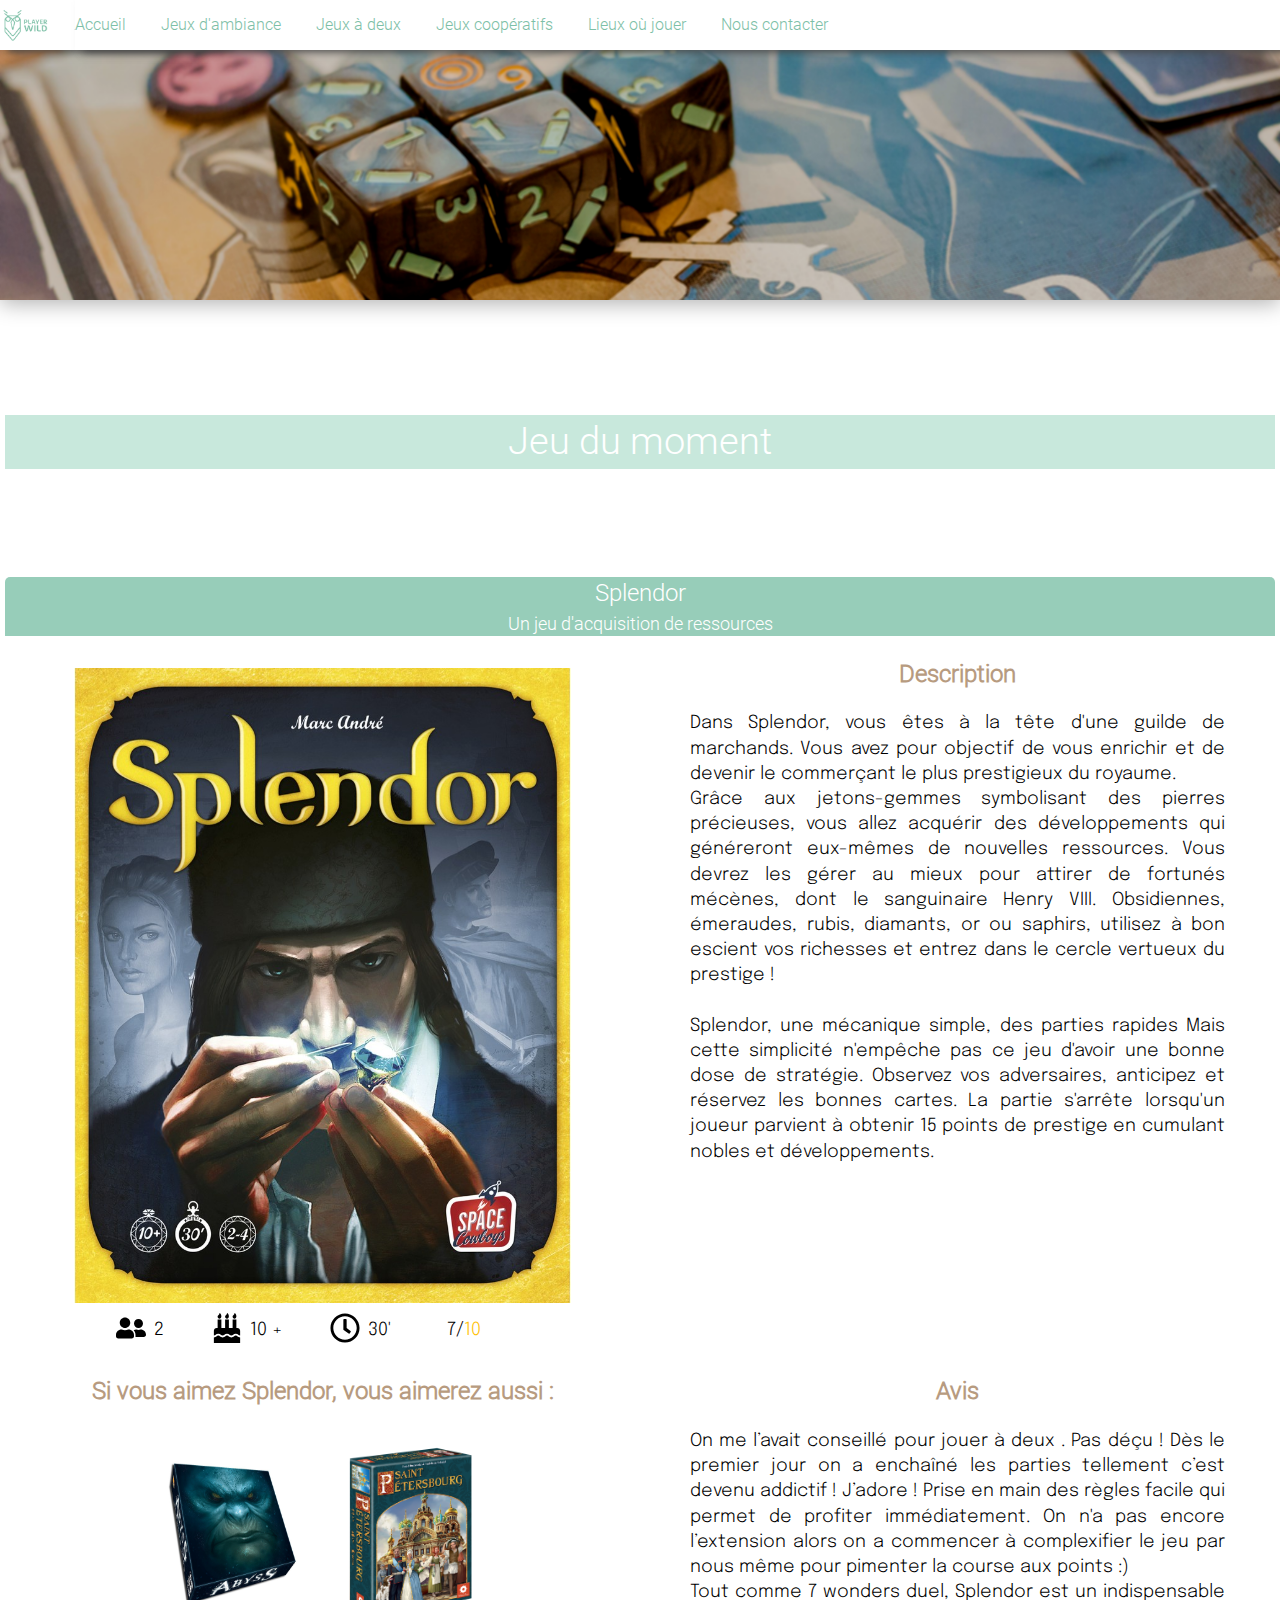
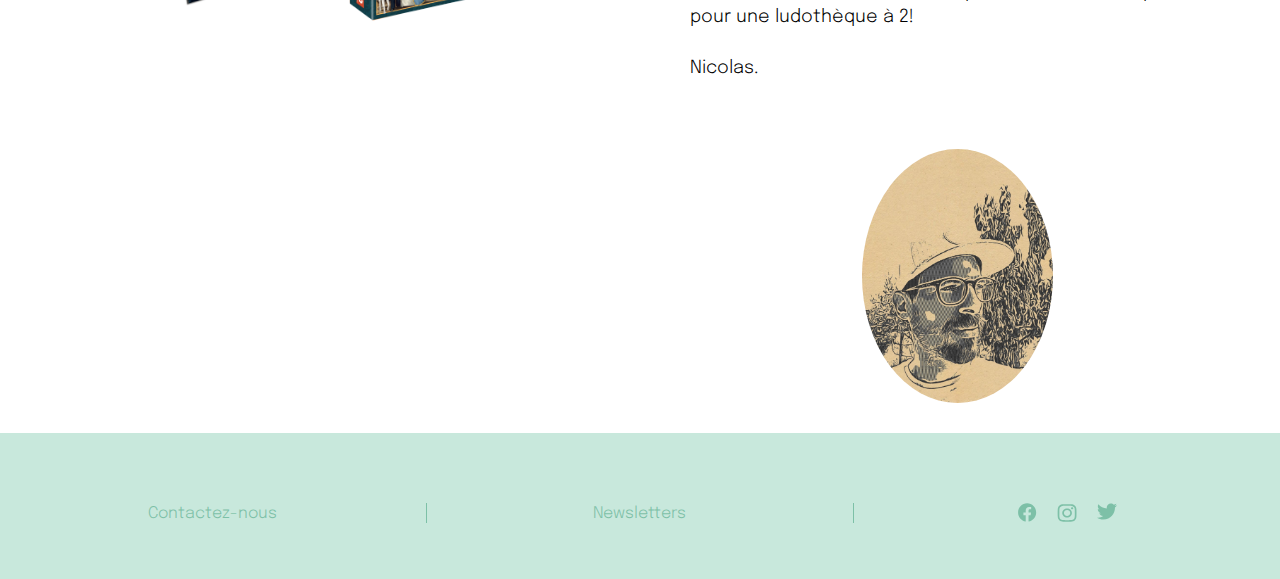
<file: pagejeu.html>
<!DOCTYPE html>
<html lang="en">

<head>
    <meta charset="UTF-8">
    <meta name="viewport" content="width=device-width, initial-scale=1.0">
    <title>Page du jeu</title>
    <link rel="stylesheet" href="style.css">
</head>

<body>
    <img class="logoDesktop" src="Jeux_img/logo_g-01.png" alt="logo desktop" title="logo Player Wild">


    <header>
        <img class="logo" src="Jeux_img/logo_w-01.png" alt="logo mobile" title="logo Player Wild">

        <!-- Menu Burger -->

        <div class="btn">
            <span></span>
        </div>

        <nav class="menuBurger">
            <ul>
                <li><a href="index.html"> <img src="Jeux_img/Logo/home-solid 1.svg" alt="Accueil"> Accueil</a></li>
                <li><a href="jeudambiance.html"> <img src="Jeux_img/picto-menuBurger/glass.svg" alt="Jeux d'ambiance">
                        Jeux d'ambiance</a></li>
                <li><a href="jeuadeux.html"> <img src="Jeux_img/picto-menuBurger/friend.svg" alt="Jeu à deux"> Jeux à
                        deux</a></li>
                <li><a href="jeucoop.html"> <img src="Jeux_img/picto-menuBurger/coop.svg" alt="Jeux coopératifs"> Jeux
                        coopératifs</a></li>
                <li><a href="pagelieux.html"> <img src="Jeux_img/picto-menuBurger/map.svg" alt="Lieux"> Lieux où
                        jouer</a></li>
                <hr>
                <li><a href="contact.html"> <img src="Jeux_img/picto-menuBurger/contact.svg" alt="Contact"> Nous
                        contacter</a></li>
            </ul>
        </nav>

    </header>

    <main class="pageJeu">

        <h1>Jeu du moment</h1>

        <div class="titleArticle">
            <h2>Splendor</h2>
            <h3>Un jeu d'acquisition de ressources</h3>
        </div>
        <section class="boxpjeu">
            <img class="imgJeuMoment" src="Jeux_img/Jeux_a_deux/splendor.jpg" alt="splendor">

            <div class="mainPicto">
                <img src="Jeux_img/Logo/user-friends-solid.svg" width="30" height="30">
                <p class="avisNumber"> 2</p>
                <img src="Jeux_img/Logo/birthday-cake-solid.svg" width="30" height="30">
                <p class="avisNumber"> 10 +</p>
                <img src="Jeux_img/Logo/clock-regular.svg" width="30" height="30">
                <p class="avisNumber"> 30'</p>
                <p class="avisNumber"> 7/<span class="dixYellow">10</span></p>
            </div>
        </section>
        <hr>
        <section class="boxpjeu">
            <div class="articleJeu">
                <h4 class="titleDescription">Description</h4>
                <p>Dans Splendor, vous êtes à la tête d'une guilde de marchands.
                    Vous avez pour objectif de vous enrichir et de devenir le commerçant le plus prestigieux du
                    royaume.</br>

                    Grâce aux jetons-gemmes symbolisant des pierres précieuses, vous allez acquérir des développements
                    qui
                    généreront eux-mêmes de nouvelles ressources.

                    Vous devrez les gérer au mieux pour attirer de fortunés mécènes, dont le sanguinaire Henry VIII.
                    Obsidiennes, émeraudes, rubis, diamants, or ou saphirs, utilisez à bon escient vos richesses et
                    entrez
                    dans le cercle vertueux du prestige !</br></br>

                    Splendor, une mécanique simple, des parties rapides
                    Mais cette simplicité n'empêche pas ce jeu d'avoir une bonne dose de stratégie. Observez vos
                    adversaires, anticipez et réservez les bonnes cartes.

                    La partie s'arrête lorsqu'un joueur parvient à obtenir 15 points de prestige en cumulant nobles et
                    développements.</p>
            </div>
        </section>
        <hr>
        <section class="boxpjeu avis">
            <div class="articleJeu">
                <h4>Avis</h4>
                <p>
                    On me l’avait conseillé pour jouer à deux . Pas déçu ! Dès le premier jour on a enchaîné les parties
                    tellement c’est devenu addictif ! J’adore ! Prise en main des règles facile qui permet de profiter
                    immédiatement. On n'a pas encore l’extension alors on a commencer à complexifier le jeu par nous même
                    pour pimenter la course aux points :)</br>

                    Tout comme 7 wonders duel, Splendor est un indispensable pour une ludothèque à 2!</br></br>
                    Nicolas.
                </p>
            </div>

            <img class="imgProfil avis" src="Jeux_img/profil_UNO/comica1563706782274.jpg" alt="photo profil" width="90"
                height="90">
        </section>
        <hr>
        <section class="boxpjeu">
            <div>
                <h4>Si vous aimez Splendor, vous aimerez aussi :</h4>
            </div>
            <div class="suggestion">
                <img src="Jeux_img/Jeux_d_ambiance/abyss.jpg" alt="abyss" class="sizeSuggestion">
                <img src="Jeux_img/Jeux_d_ambiance/saintPetersbourg.png" alt="saintPetersbourg" class="sizeSuggestion">
            </div>
        </section>
    </main>

    <!-- Footer -->

    <footer>
        <nav class="alignement">
            <ul>
                <li><a href="Contact.html">Contactez-nous</a></li>
                <div class="border"></div>
                <li><a href="Newsletters.html"> Newsletters</a></li>
            </ul>
            <div class="borderBureau"></div>
            <section class="network">
                <a href="http://facebook.com"><img class="picto" src="Jeux_img/facebook.svg" alt="facebook" class=></a>
                <a href="http://instagram.com"><img class="picto" src="Jeux_img/instagram.svg" alt="instagram"></a>
                <a href="http://twitter.com"><img class="picto" src="Jeux_img/twitter.svg" alt="twitter"></a>
            </section>
        </nav>
    </footer>


    <script src="script.js"></script>
</body>

</html>
</file>
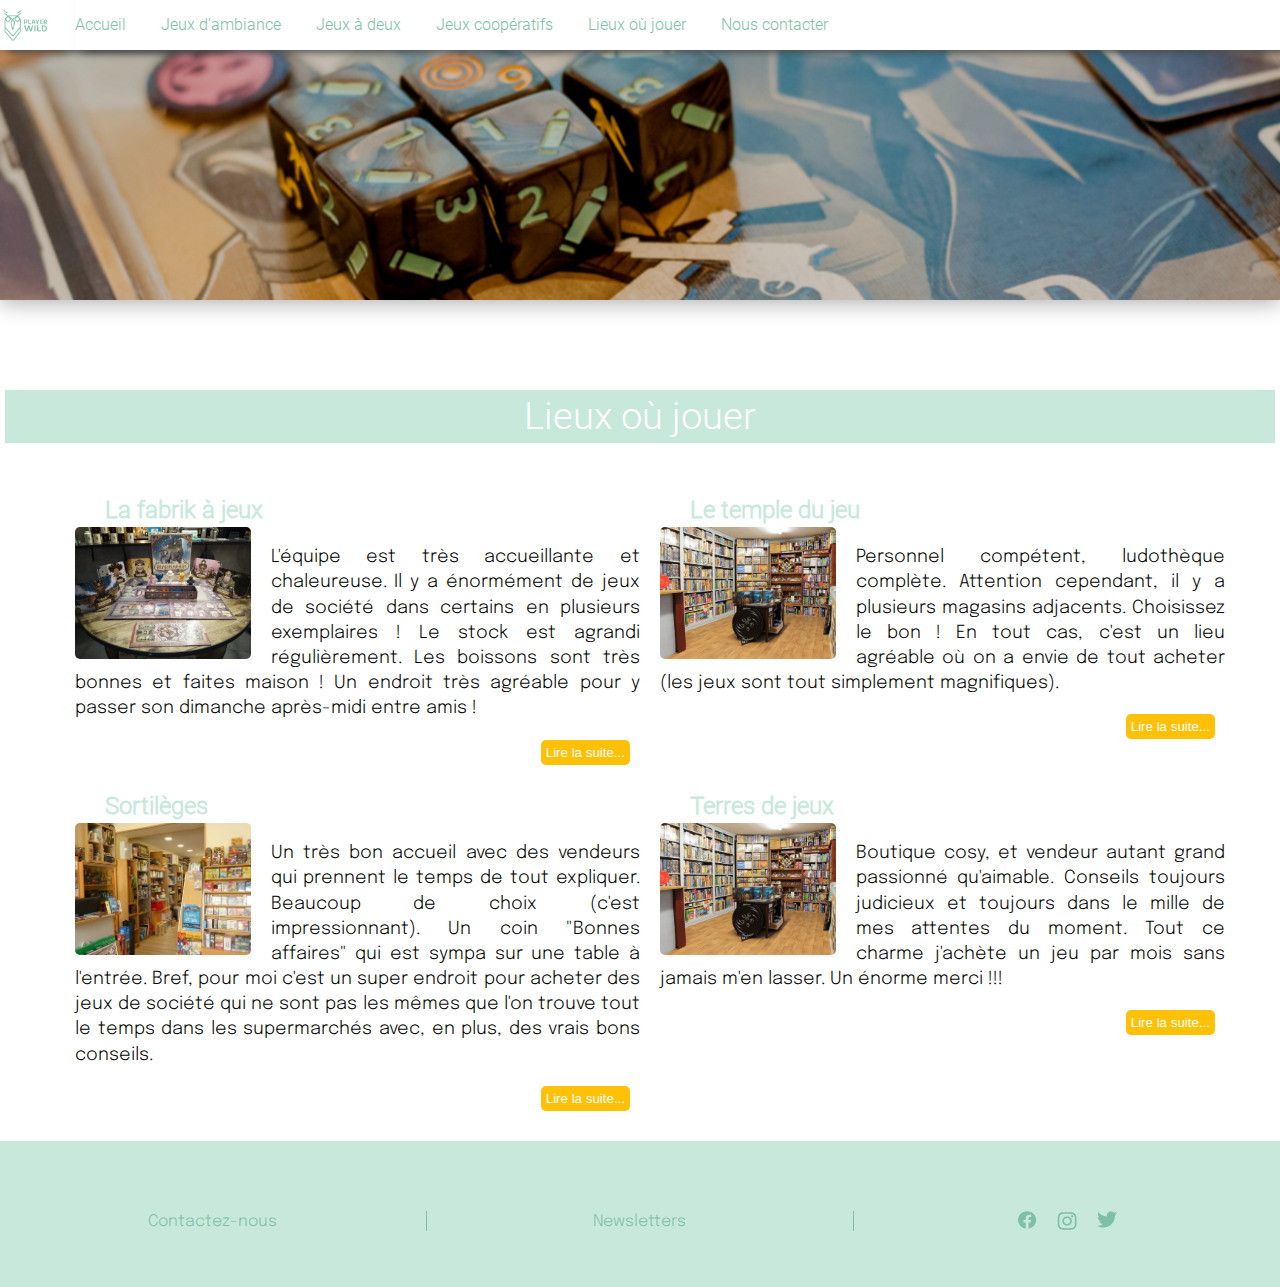
<file: pagelieux.html>
<!DOCTYPE html>
<html lang="en">

<head>
    <meta charset="UTF-8">
    <meta name="viewport" content="width=device-width, initial-scale=1.0">
    <title>Page lieux</title>
    <link rel="stylesheet" href="style.css">
</head>

<body>
    <img class="logoDesktop" src="Jeux_img/logo_g-01.png" alt="logo desktop" title="logo Player Wild">

    <header>

        <!-- Logo et banniere -->

        <img class="logo" src="Jeux_img/logo_w-01.png" alt="logo mobile" title="logo Player Wild">

        <!-- Menu Burger -->

        <div class="btn"> 
            <span></span>
        </div>

        <nav class="menuBurger">
            <ul> 
                <li><a href="index.html"> <img src="Jeux_img/Logo/home-solid 1.svg" alt="Accueil"> Accueil</a></li>
                <li><a href="jeudambiance.html"> <img src="Jeux_img/picto-menuBurger/glass.svg" alt="Jeux d'ambiance"> Jeux d'ambiance</a></li>
                <li><a href="jeuadeux.html"> <img src="Jeux_img/picto-menuBurger/friend.svg" alt="Jeu à deux"> Jeux à deux</a></li>
                <li><a href="jeucoop.html"> <img src="Jeux_img/picto-menuBurger/coop.svg" alt="Jeux coopératifs"> Jeux coopératifs</a></li>
                <li><a href="pagelieux.html"> <img src="Jeux_img/picto-menuBurger/map.svg" alt="Lieux"> Lieux où jouer</a></li>
                <hr>
                <li><a href="contact.html"> <img src="Jeux_img/picto-menuBurger/contact.svg" alt="Contact"> Nous contacter</a></li>
            </ul>
        </nav>

    </header>

    <main>

        <h1>Lieux où jouer</h1>
        <div class="cards">
            <div class="cardArticle">

                <div class="titleArticle lieux">
                    <h2>La fabrik à jeux</h2>
                </div>
            
                <img class="imgArticle" src="Jeux_img/IMG_lieu/Fabrik_a_jeux.jpg" alt="la fabrik à jeu" width="343px" height="190">
                <p>L'équipe est très accueillante et chaleureuse.
                    Il y a énormément de jeux de société dans certains en plusieurs exemplaires !
                    Le stock est agrandi régulièrement.
                    Les boissons sont très bonnes et faites maison !
                    Un endroit très agréable pour y passer son dimanche après-midi entre amis !</p>
                
                <div class="divButton">
                <button class="button"><a href="pagejeu.html"> Lire la suite...</a></button>
                </div>

            </div>

            <div class="cardArticle">

                <div class="titleArticle lieux">
                    <h2>Le temple du jeu</h2>
                </div>

                <img class="imgArticle" src="Jeux_img/IMG_lieu/Temple_du_jeu.jpg" alt="le temple du jeu" width="343px" height="190">
                <p>Personnel compétent, ludothèque complète. Attention cependant, il y a plusieurs magasins adjacents. Choisissez le bon ! En tout cas, c'est un lieu agréable où on a envie de tout acheter (les jeux sont tout simplement magnifiques).</p>

                <div class="divButton">
                    <button class="button"><a href="pagejeu.html"> Lire la suite...</a></button>

                </div>
            
            </div>
        
            <div class="cardArticle">

                <div class="titleArticle lieux">
                    <h2>Sortilèges</h2>
                </div>

                <img class="imgArticle" src="Jeux_img/IMG_lieu/Sortileges.jpg" alt=" sortilèges" width="343px" height="190">
                <p>Un très bon accueil avec des vendeurs qui prennent le temps de tout expliquer. Beaucoup de choix (c'est impressionnant). Un coin "Bonnes affaires" qui est sympa sur une table à l'entrée. Bref, pour moi c'est un super endroit pour acheter des jeux de société qui ne sont pas les mêmes que l'on trouve tout le temps dans les supermarchés avec, en plus, des vrais bons conseils.</p>

                <div class="divButton">
                    <button class="button"><a href="pagejeu.html"> Lire la suite...</a></button>

                </div>

            </div>

            <div class="cardArticle">

                <div class="titleArticle lieux">
                    <h2>Terres de jeux</h2>
                </div>

                <img class="imgArticle" src="Jeux_img/IMG_lieu/Temple_du_jeu.jpg" alt="terre de jeux" width="343px" height="190">
                <p>Boutique cosy, et vendeur autant grand passionné qu'aimable. Conseils toujours judicieux et toujours dans le mille de mes attentes du moment. Tout ce charme j'achète un jeu par mois sans jamais m'en lasser. Un énorme merci !!!</p>

                <div class="divButton">
                    <button class="button"><a href="pagejeu.html"> Lire la suite...</a></button>

                </div>
            
            </div>
        </div>

    </main>

    <!-- Footer -->

    <footer>
        <nav class="alignement">
            <ul>
                <li><a href="Contact.html">Contactez-nous</a></li>
                <div class="border"></div>
                <li><a href="Newsletters.html"> Newsletters</a></li>   
            </ul>
            <div class="borderBureau"></div>  
            <section class="network">
                <a href="http://facebook.com"><img class="picto" src="Jeux_img/facebook.svg" alt="facebook" class=></a>
                <a href="http://instagram.com"><img class="picto" src="Jeux_img/instagram.svg" alt="instagram"></a>
                <a href="http://twitter.com"><img class="picto" src="Jeux_img/twitter.svg" alt="twitter"></a>
            </section>
            </nav>
    </footer>


 <script src="script.js"></script>

</body>

</html>
</file>
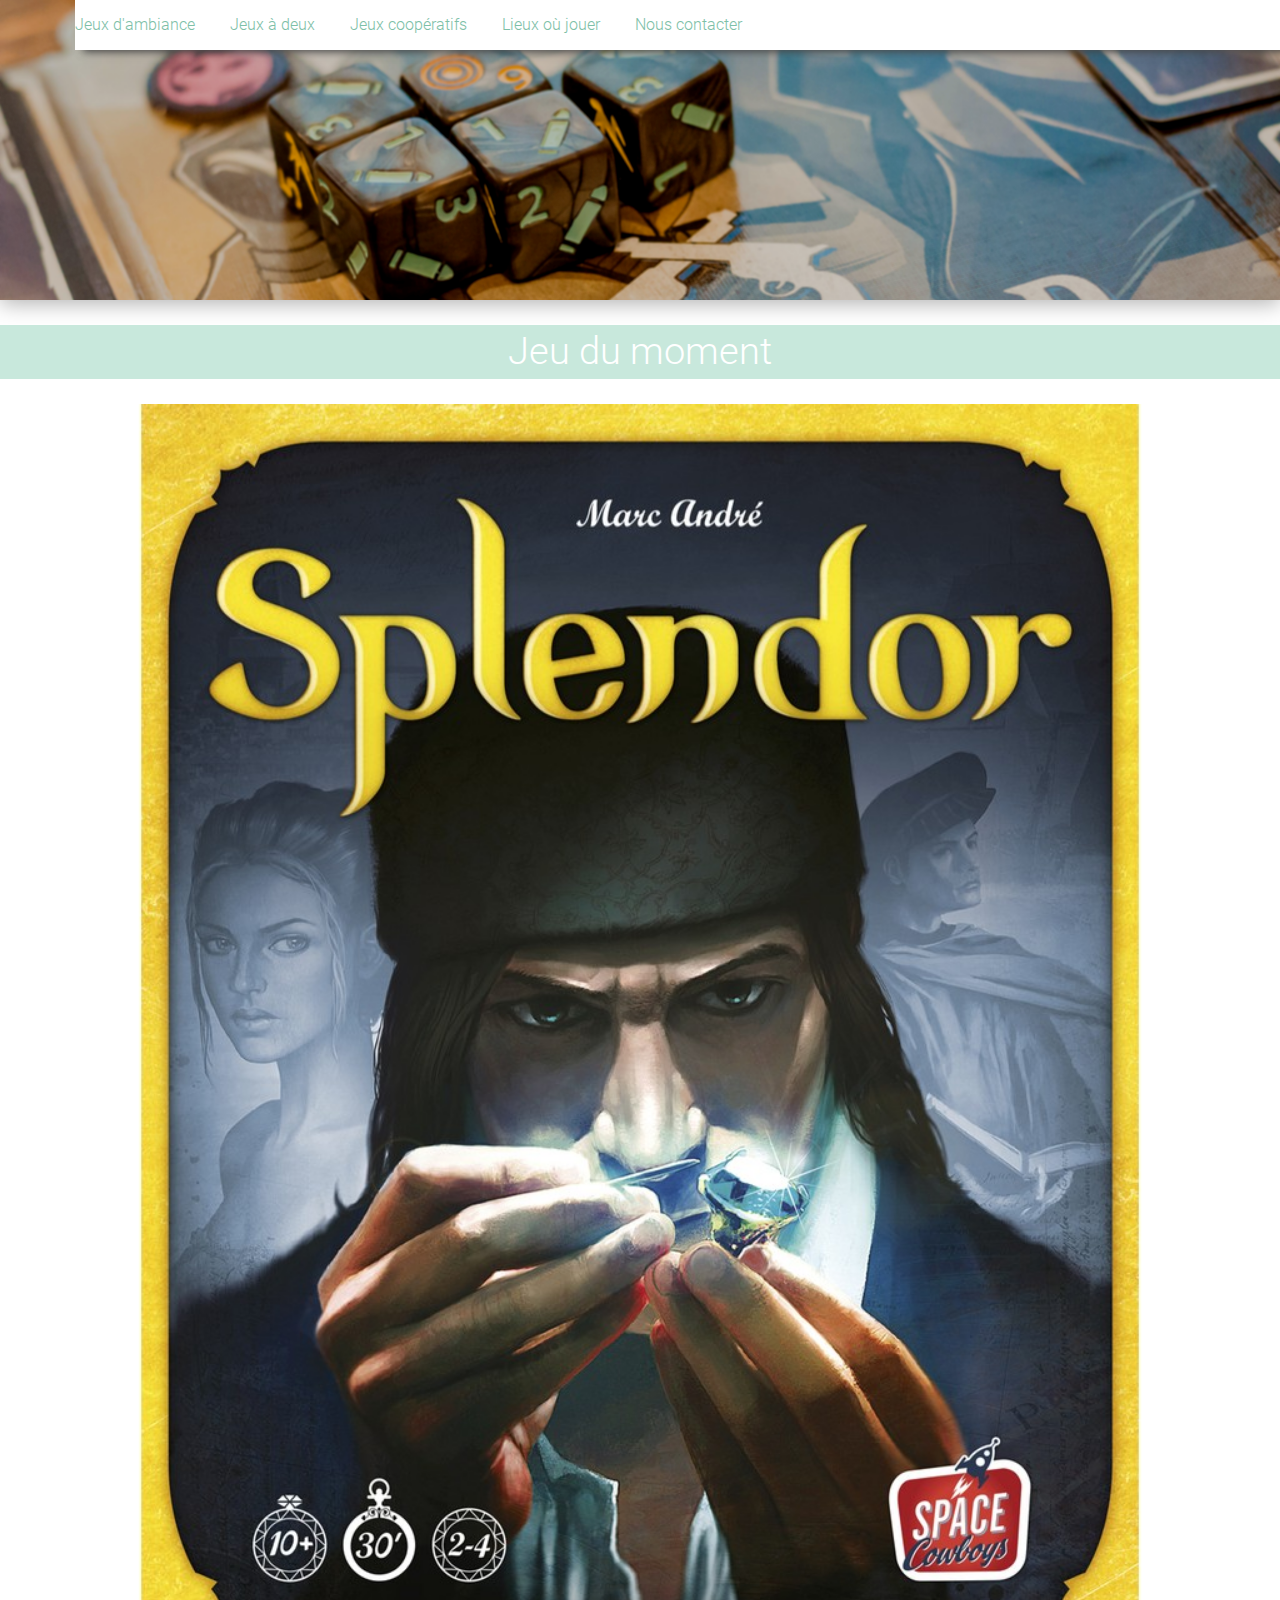
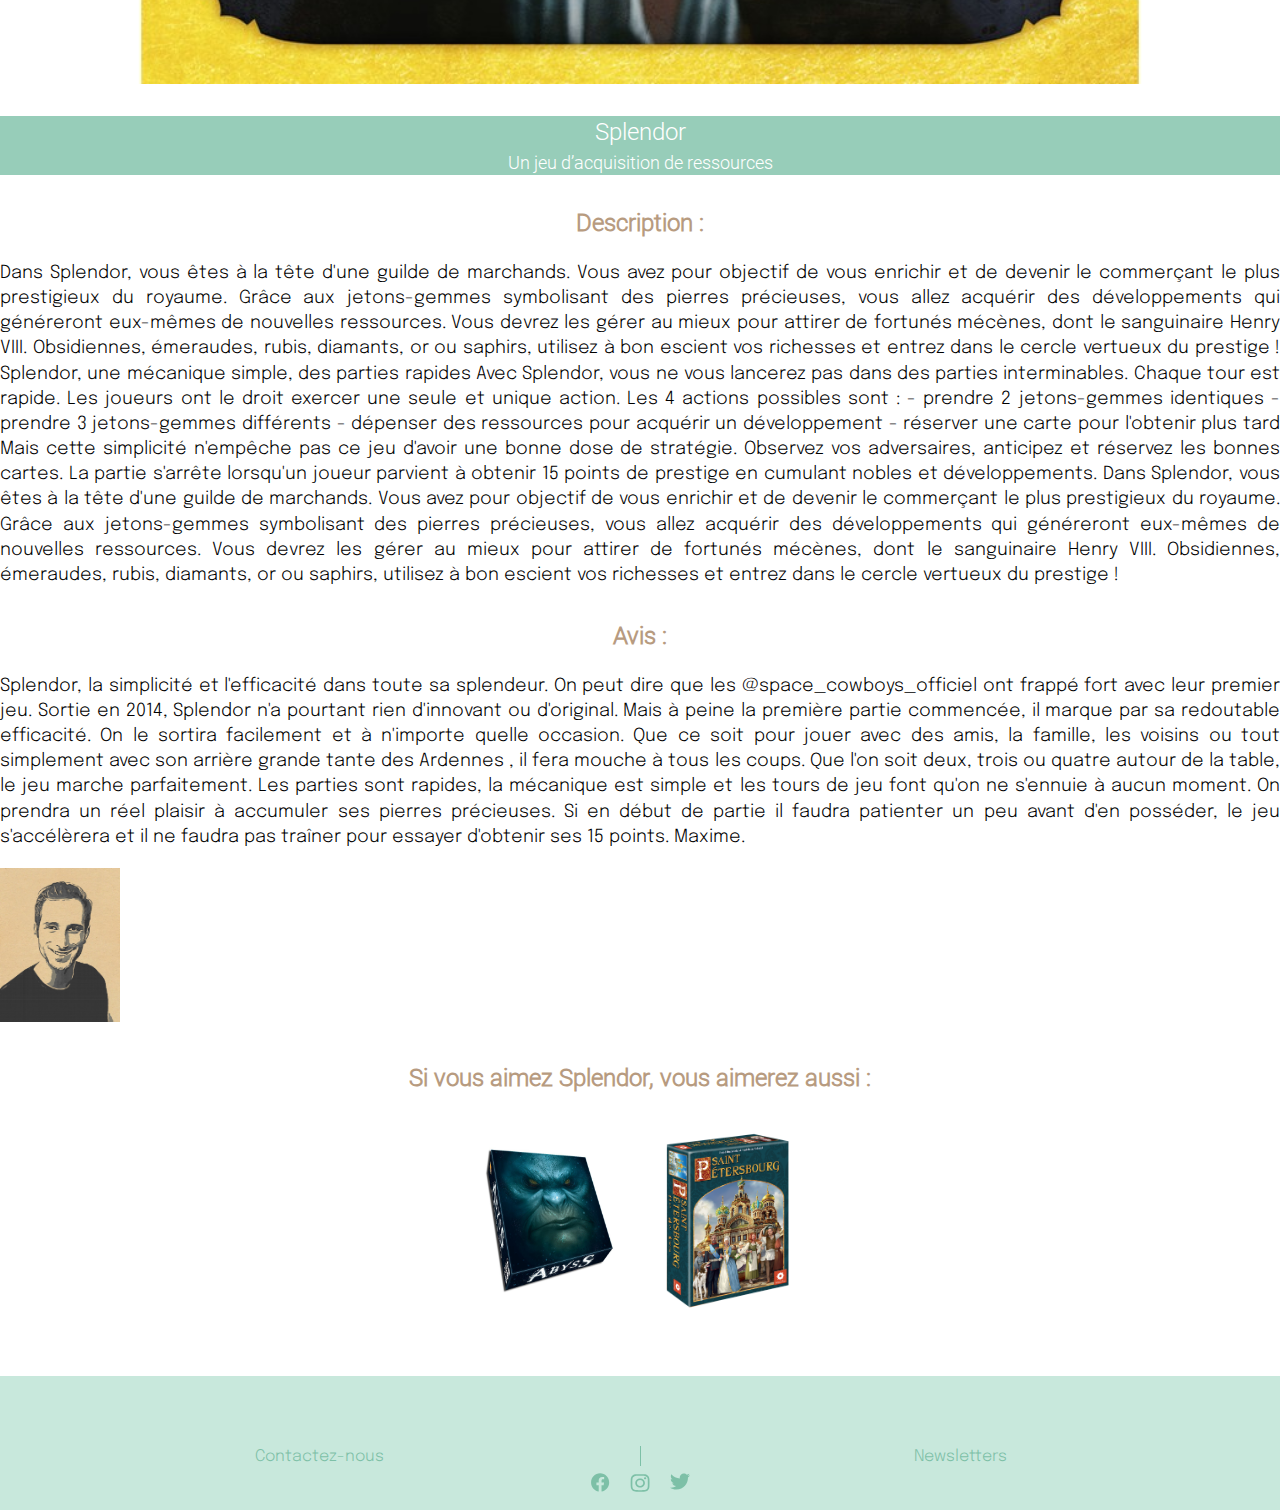
<file: splendor.html>
<!DOCTYPE html>
<html lang="fr">

<head>
    <meta charset="UTF-8">
    <meta name="viewport" content="width=device-width, initial-scale=1.0">
    <meta name="description"
        content="Player Wild est un site qui propose des avis sur les jeux et mets en avant des nouveautés.">
    <meta name="keywords" content="jeux, jeux société, jeux plateau">
    <meta name="author" content="Uno team">
    <title>Player Wild</title>
    <link href="style.css" rel="stylesheet">
</head>

<body>
    <header>
        <img class="logo" src="Jeux_img/logo_w-01.png" alt="logo" title="logo Player Wild">

        <!-- Menu Burger -->

        <div class="btn"> 
            <span></span>
        </div>

        <nav class="menuBurger">
            <ul> 
                <li><a href="#"> <img src="Jeux_img/picto-menuBurger/glass.svg" alt=""> Jeux d'ambiance</a></li>
                <li><a href="#"> <img src="Jeux_img/picto-menuBurger/friend.svg" alt=""> Jeux à deux</a></li>
                <li><a href="#"> <img src="Jeux_img/picto-menuBurger/coop.svg" alt=""> Jeux coopératifs</a></li>
                <li><a href="#"> <img src="Jeux_img/picto-menuBurger/map.svg" alt=""> Lieux où jouer</a></li>
                <hr>
                <li><a href="#"> <img src="Jeux_img/picto-menuBurger/contact.svg" alt=""> Nous contacter</a></li>
            </ul>
        </nav>

    </header>
        <h1>Jeu du moment</h1>
        <img src="Jeux_img/Jeux_a_deux/splendor.jpg" alt="splendor" class="jeudumoment" />
        <h2>Splendor</h2>
        <h3>Un jeu d’acquisition de ressources</h3>
        <div class="ligne"></div>
        
        <section class = "description"></section>
            <h4>Description :</h4>
            <p>
            Dans Splendor, vous êtes à la tête d'une guilde de marchands. 
            Vous avez pour objectif de vous enrichir et de devenir le commerçant 
            le plus prestigieux du royaume.
            Grâce aux jetons-gemmes symbolisant des pierres précieuses, 
            vous allez acquérir des développements qui généreront eux-mêmes de nouvelles ressources. 
            Vous devrez les gérer au mieux pour attirer de fortunés mécènes, 
            dont le sanguinaire Henry VIII. 
            Obsidiennes, émeraudes, rubis, diamants, or ou saphirs, utilisez à bon escient 
            vos richesses et entrez dans le cercle vertueux du prestige !
            
            Splendor, une mécanique simple, des parties rapides
            
            Avec Splendor, vous ne vous lancerez pas dans des parties interminables. 
            Chaque tour est rapide. Les joueurs ont le droit exercer une seule et unique action. 
            Les 4 actions possibles sont :
                - prendre 2 jetons-gemmes identiques
                - prendre 3 jetons-gemmes différents
                - dépenser des ressources pour acquérir un développement
                - réserver une carte pour l'obtenir plus tard
            
            Mais cette simplicité n'empêche pas ce jeu d'avoir une bonne dose de stratégie. 
            Observez vos adversaires, anticipez et réservez les bonnes cartes. 
            La partie s'arrête lorsqu'un joueur parvient à obtenir 15 points de prestige 
            en cumulant nobles et développements.
            Dans Splendor, vous êtes à la tête d'une guilde de marchands.
            Vous avez pour objectif de vous enrichir et de devenir le commerçant 
            le plus prestigieux du royaume.
            Grâce aux jetons-gemmes symbolisant des pierres précieuses, 
            vous allez acquérir des développements qui généreront
            eux-mêmes de nouvelles ressources. Vous devrez les gérer au mieux 
            pour attirer de fortunés mécènes, dont le sanguinaire Henry VIII. 
            Obsidiennes, émeraudes, rubis, diamants, or ou saphirs, 
            utilisez à bon escient vos richesses
            et entrez dans le cercle vertueux du prestige !
            </p>
        </section>
        <section>
            <h4>Avis :</h4>
            <p>Splendor, la simplicité et l'efficacité dans toute sa splendeur.
                On peut dire que les @space_cowboys_officiel ont frappé fort avec leur premier jeu.
                Sortie en 2014, Splendor n'a pourtant rien d'innovant ou d'original.
                Mais à peine la première partie commencée, il marque par sa redoutable efficacité.

                On le sortira facilement et à n'importe quelle occasion. 
                Que ce soit pour jouer avec des amis, la famille, 
                les voisins ou tout simplement avec son arrière grande tante des Ardennes , 
                il fera mouche à tous les coups.
                
                Que l'on soit deux, trois ou quatre autour de la table, le jeu marche parfaitement. 
                Les parties sont rapides, la mécanique est simple
                et les tours de jeu font qu'on ne s'ennuie à aucun moment. 
                On prendra un réel plaisir à accumuler ses pierres précieuses. 
                Si en début de partie il faudra patienter un peu avant d'en posséder, 
                le jeu s'accélèrera et il ne faudra pas traîner pour essayer d'obtenir ses 15 points.
                Maxime.
                </p>
                <img src="Jeux_img/profil_UNO/comica1601452063047.jpg" alt="Maxime" class="photoprofil">
        </section>

                <div class="ligne"></div>
        <section>
            <h4>Si vous aimez Splendor, vous aimerez aussi :</h4>
        </section>
        <section class="suggestion">
            <img src="Jeux_img/Jeux_d_ambiance/abyss.jpg" alt="abyss" class="sizeSuggestion" >
            <img src="Jeux_img/Jeux_d_ambiance/saintPetersbourg.png" alt="saintPetersbourg" class="sizeSuggestion">
        </section>
       


    <footer>
        <ul>
            <li><a href="Conctact.html">Contactez-nous</a></li>
            <div class="border"></div>
            <li><a href="Newsletters.html"> Newsletters</a></li>   
        </ul>
        <section class="network">
            <a href="http://facebook.com"><img class="picto" src="Jeux_img/facebook.svg" alt="facebook"></a>
            <a href="http://instagram.com"><img class="picto" src="Jeux_img/instagram.svg" alt="instagram"></a>
            <a href="http://twitter.com"><img class="picto" src="Jeux_img/twitter.svg" alt="twitter"></a>
        </section>
    </footer>
<script src="script.js"></script>
</body>

</html>
</file>
<file: style.css>
@font-face
{
    font-family: 'Epilogue';
    src: url('fonts/Epilogue-Light.ttf') format('truetype');
    font-weight: normal;
    font-style: normal;
}
@font-face
{
    font-family: 'Roboto';
    src: url('fonts/Roboto-Light.ttf') format('truetype');
    font-weight: normal;
    font-style: normal;
}


body {
    margin: 0;
    padding: 0;
    font-family: 'Epilogue', sans-serif;
    line-height: 1.4;
    font-weight: 300;
}

/*________________________________________________________________Header___________________________________________________________________
*/    

header {
    background-image: url(Jeux_img/backround_copie1.png);
    background-repeat: no-repeat;
    background-size: cover;
    background-position: top center;
    display: flex;
    position: fixed;
    justify-content: center;
    height: 120px;
    width: 100%;
    top: 0;
    box-shadow: 0 4px 20px rgba(0, 0, 0, 0.3);
    z-index: 2;
}

.logo {
    height: 100%;
}

.logoDesktop{
    display: none;
}

/*________________________________________________________________Menu-Burger___________________________________________________________________
*/

.btn {
    width: 42px;
    height: 24px;
    position: absolute;
    left: 10px;
    top: 85px;
}

.btn span {
    width: 100%;
    height: 4px;
    background-color: white;
    border-radius: 10px;
    display: block;
    position: absolute;
    top: 50%;
    transform: translateY(-50%);
    transition: background-color 0.5s ease-in-out;
}

.btn span::before , .btn span::after {
    content: '';
    position: absolute;
    width: 100%;
    height: 4px;
    background-color: white;
    border-radius: 10px;
    transition: transform 0.5s ease-in-out;
}

.btn span::before {
    transform: translateY(-10px);
}

.btn span::after {
    transform: translateY(10px);
}

.btn.btnCross span {
    background-color: transparent;
}

.btn.btnCross span::before {
    transform: translateY(0px) rotate(45deg);
}

.btn.btnCross span::after {
    transform: translateY(0px) rotate(-45deg);
}

.menuBurger {
    position: fixed;
    left: 0;
    width: 60%;
    height: 100%;
    top: 120px;
    box-shadow: 0px 4px 4px rgba(0, 0, 0, 0.42);
    transform: translateX(-110%);
    transition-duration: 2s;
    background-color: #FFFFFF;
}

.isOpen {
    transform: translateX(0);
}

.menuBurger ul {
    margin-top: 70px;
}

.menuBurger a {
    text-decoration: none;
    color: black; 
}

.menuBurger a img {
    margin-right: 20px;
}

.menuBurger ul li {
    list-style: none;
    margin-top: 35px;
}

.menuBurger hr {
    border: 0.5px solid #7DC0A7;;
}

/*________________________________________________________________Main___________________________________________________________________
*/

main {
    margin: 190px 5px 30px 5px;
}
.pageJeu {
    display: flex;
    flex-direction: column;
}

/*________________________________________________________________Title___________________________________________________________________
*/

h1{
    font-size: 38px;
    color: #B79B80;
    text-align: center;
    font-family: "Roboto", sans-serif;
    font-weight: 300;
}

h2 {
    font-family: "Roboto", sans-serif;
    font-weight: 500;
    font-size: 24px;
    color: #FFFFFF;
    text-align: center;
    background-color: rgba(125, 192, 167, 0.8);
    margin: 25px 0 0 0 ;
}

h3 {
    font-family: "Roboto", sans-serif;
    font-weight: 300;
    font-size: 18px;
    color: #FFFFFF;
    text-align: center;
    background-color: rgba(125, 192, 167, 0.8);
    margin: 0;
}

h4  {
    font-family: "Roboto", sans-serif;
    font-size: 24px;
    color : #B79B80;
    margin-bottom: 20px;
    text-align: center;
}

h5  {
    font-family: "Roboto", sans-serif;
    font-size: 20px;
    color : #B79B80;
    margin: 0;
    text-align: center;
}


p {
    font-size: 18px;
    text-align: justify;
}

/*________________________________________________________________Carte Article_____________________________________________
*/

.titleArticle {
    position: relative;
    width: 100%;
    top: 58px;
}

.titleArticle h2 {
    border-radius: 5px 5px 0 0;
}

.lieux {
    top: 33px;
}

/*________________________________________________________________Page Jeu_____________________________________________
*/
.imgJeuMoment {
    width: 100%;  
    margin-top: 90px;  
}
.articleJeu{
    margin: 50px;
}
.boxpjeu.avis{
    display: flex;
    flex-direction: column;
    align-items: center;
    margin: 0;
}
/*________________________________________________________________Button lire la suite_____________________________________________
*/

.divButton{
    display: flex;
    justify-content: end;
    
}

.send, .button{
   background-color: #FFC108;
   color: #FFFFFF;
   margin-right: 10px;
   border-radius: 5px;
   border: 0;
   padding: 5px;

}

.button a {
    color: #FFFFFF;
    text-decoration: none; 
}

/*____________________________________________________________Picto des avis ________________________________________________________________________________
*/

.mainPicto{
    display: flex;
    justify-content: center;
    flex-wrap: wrap;
    align-items: flex-end;
    
}
.avisNumber{
    padding-left: 0.5rem;
    padding-right: 3rem;
    margin: 8px 0 0 0;

}
.dixYellow{
    color: #FFC108;
}

/*____________________________________________________________photo de profil ________________________________________________________________________________
*/

.imgProfil{
    border-radius: 50%;
    
}

.article{
    display:flex;
    flex-direction: column;
    align-items: center;
}

.imgArticle{
    width: 100%;
    height: 100%;
    border-radius: 5px;
}

.imgProfil.avis {
    width: 30%;
    height: auto;
}

/*____________________________________________________________Formulaire de contact_____________________________________________________________________________
*/

textarea {
    resize: none;
    width: 400px;
    margin: 0;
}

.contact{
    display:flex;
    flex-wrap: wrap;
    align-items: center;
    flex-direction: column;
    }
    
fieldset{
    border :none;
}
 
.send{
   margin-bottom: 3rem;
   background-color: #FFC108;
}
#name, #email, #option {
    width: 400px;
    border-radius: 0.2rem;
    height: 2rem;
}

#msg {
    width: 400px;
    border-radius: 0.2rem;
}

#champsRequis {
    margin-top: 0;
    font-size: 12px;
}

.presentation {
    flex-direction: column;
    width: 100%;
}

.presentation > .article {
    width: 100%;
    margin-bottom: 2rem;

}

.article p {
    width: 70%;
    margin: auto;
}

hr {
    width: 80%;
    border: 0.5px solid #B79B80;
    margin-top: 40px;
}

blockquote {
    max-width: 750px;
}

blockquote p::before {
    content: url(Jeux_img/quoteLeft.svg);
    
}

blockquote p::after {
    content: url(Jeux_img/quoteRight.svg);
}


/*____________________________________________________________Footer_____________________________________________________________________________
*/

footer ul {
    display: flex;
    justify-content: space-around;
    padding: 0;
    margin: 0;
    padding-bottom: 5px;
}

footer ul li {
    list-style: none;
    text-decoration: none;
    flex: 1;
    text-align: center;
}

footer ul li a{
   text-decoration: none;
   color: #7DC0A7;
   font-size: 1rem;
}

.network {
    color: #7DC0A7;
    display: flex;
    justify-content: center;
}

.picto {
    width :30px;
    padding:10px;
}

footer{
    background:#C8E8DC;
    width:100%;
    padding-top:70px;
}

.border {
    height: 25px;
    width: 1px;
    background-color: #7DC0A7;
}

.borderBureau {
    display: none;
}

/*____________________________________________________________Footer_____________________________________________________________________________
*/

.jeudumoment {
    width: 100%;
}
.photoprofil {
    width :120px;
}

.suggestion {
    display: flex;
    margin-block-end: 50px;
    justify-content: center;
   
}
.sizeSuggestion {
    width :150px;
    margin: 15px;  
}

.imgProfil.avis {
    width: 30%;
    height: auto;
}
.articleJeu{
    justify-content: center;


}
/*____________________________________________________________Media queries_____________________________________________________________________________
*/

@media screen and (min-width: 940px) {

    /*-----------------header-----------------*/ 


header {
    height: 300px;
    position: initial;
}

main {
    margin: 90px 5px 30px 5px;
}

    /*-----------------.menu = ul-----------------*/ 
    .menuBurger {
      all: unset;
      width: 100%;
      position: fixed;
      margin-left : 150px;
      z-index: 2;
      box-shadow: 0.5rem 0.1rem 0.5rem #484848;


    }
    .menuBurger > ul{
        display: flex;
        justify-content: flex-start;
        align-items: flex-start;
        margin: 0;
        background-color: #FFFFFF;
        padding: 0px;
        
        
    }
    .menuBurger > ul > li {
        display: flex;
        height: 50px;
        padding-right: 35px;
        align-items: center;
        margin: 0;
        font-family: "Roboto", sans-serif;
    
        
        }
    .menuBurger a  {
        color: #7DC0A7;
        transition: all 0.5s ease-out; 
        -webkit-transition: all 0.5s ease-out;

    }
    .menuBurger a:hover  {
        color: #010202;

    }
    .menuBurger a:active  {
       color:  #010202;
       ;

    }

    .menuBurger > ul > li > a > img{
        display: none;
    }
    hr{
        display: none;
    }
     
    .logo{
        display: none;
    }

    .logoDesktop{
        height: 50px;
        width: 50px;
        display: block;
        background-color: #FFFFFF;
        position: fixed;
        padding-right : 150px;
        z-index: 2;
        box-shadow: 0.5rem 0.1rem 0.5rem #484848;

    }

    

    /*-----------------.mainMenu = logo + menu de navigation-----------------*/
   
   

    nav {
        height: 76px;
    }
    .btn {
        display: none;
    }

    .cardActu {
        margin: 0 30px 0 30px;
    }

    .cardActu .titleArticle h2 {
        background-color: transparent;
        color: #C8E8DC;
        text-align: left;
        font-weight: 800;
    }

    .cardActu .titleArticle h3 {
        background-color: transparent;
        color: #C8E8DC;
        text-align: left;
        font-weight: 800;
        margin-bottom: 20px;
    }

    .cardActu .titleArticle {
        top: 0;
        margin-left: 50px;
        width: auto;
    }

    .cardActu .cardActuContent {
        display: flex;
        flex-direction: row;
    }

    .cardActu .imgArticle {
        max-width: 400px;
        height: auto;
        margin-right: 20px;
    }

    /*______________________________________________Carte Article__________________________*/

    .cards {
        display: flex;
        flex-wrap: wrap;
        margin-left: 50px;
        margin-right: 50px;
    }

    .cards .cardArticle {
        flex: 0 0 50%;
        max-width: 50%;
    }

    .cards .titleArticle h2 {
        background-color: transparent;
        color: #C8E8DC;
        text-align: left;
        font-weight: 800;
    }

    .cards .titleArticle h3 {
        background-color: transparent;
        color: #C8E8DC;
        text-align: left;
        font-weight: 800;
        margin-bottom: 20px;
    }

    .cards .titleArticle {
        top: 0;
        margin-left: 50px;
    }

    .cards .imgArticle {
        width: 30%;
        height: auto;
        float: left;
        margin: 0 20px 0 20px;
    }

    .cards .cardArticle p {
        margin-left: 20px;
    }

    /*-----------------Article-----------------*/

    .imgArticle:hover{
        opacity: 0.9;
    }
    .titleArticle{
        z-index: 1;
    }

    /*______________________________________________page jeu__________________________*/
    .pageJeu {
        display: flex;
        flex-direction: row;
        flex-wrap: wrap;
    }
    .pageJeu h1 {
        flex:1;
    }
    .boxpjeu {
        width: 50%;
    }
    .boxpjeu.avis{
        order:4;
    }
    .boxpjeu.avis .articleJeu{
        margin-top: 0;
    }
    .titleDescription{
        margin-top: 80px;
    }



    /*-----------------page contact-----------------*/

    h1 {
        background-color: #C8E8DC;
        color: #FFFFFF;
    }

    .presentation {
        display: flex;
        flex-direction: row;
        flex-wrap: wrap;
    }

    .presentation > .article {
        width: 50%;
        margin-bottom: 5rem;
        display: flex;
        flex-direction: row;
    }

    .article > p {
        margin-left: 2rem;
        margin-right: 2rem;
    }

    .profil {
        margin-left: 1rem;
    }

    .imgProfil:hover{
        transform: rotate(10deg) scale(1.1);
        transition: 0.5s ease-in-out;
    }
    
     /*-----------------.footer-----------------*/

     .alignement{
        display: flex;
        flex-wrap: wrap;
        justify-content: center;
        

     }
    .borderBureau {
        display: block;
        height: 20px;
        width: 1px;
        background-color: #7DC0A7;
    }
    .border {
        height: 20px;
    }

    footer ul {
       flex:2;
    }
    
    .network {
        flex:1;
    }

    .picto {
        padding-top: 0;
        width: 20px;

    }
    footer ul li a{
               font-size: 1rem;
     }
    }
</file>
